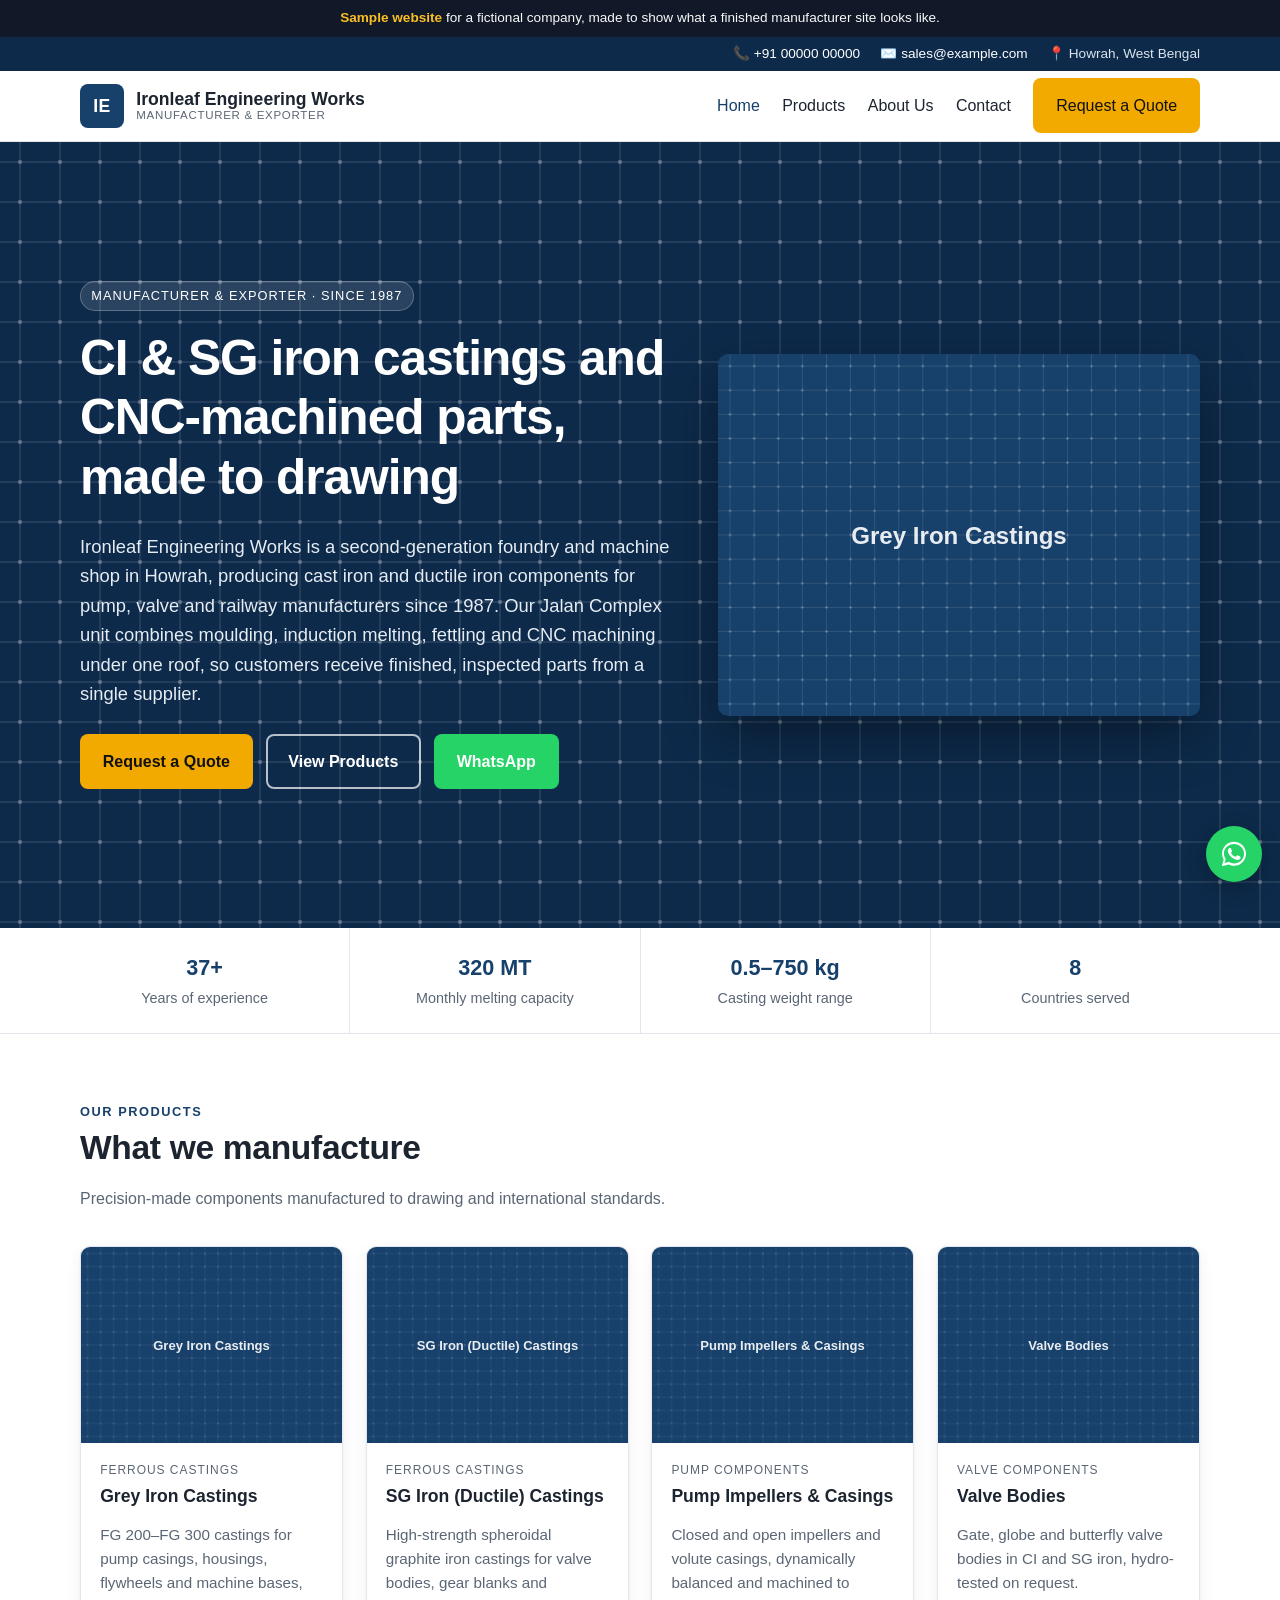
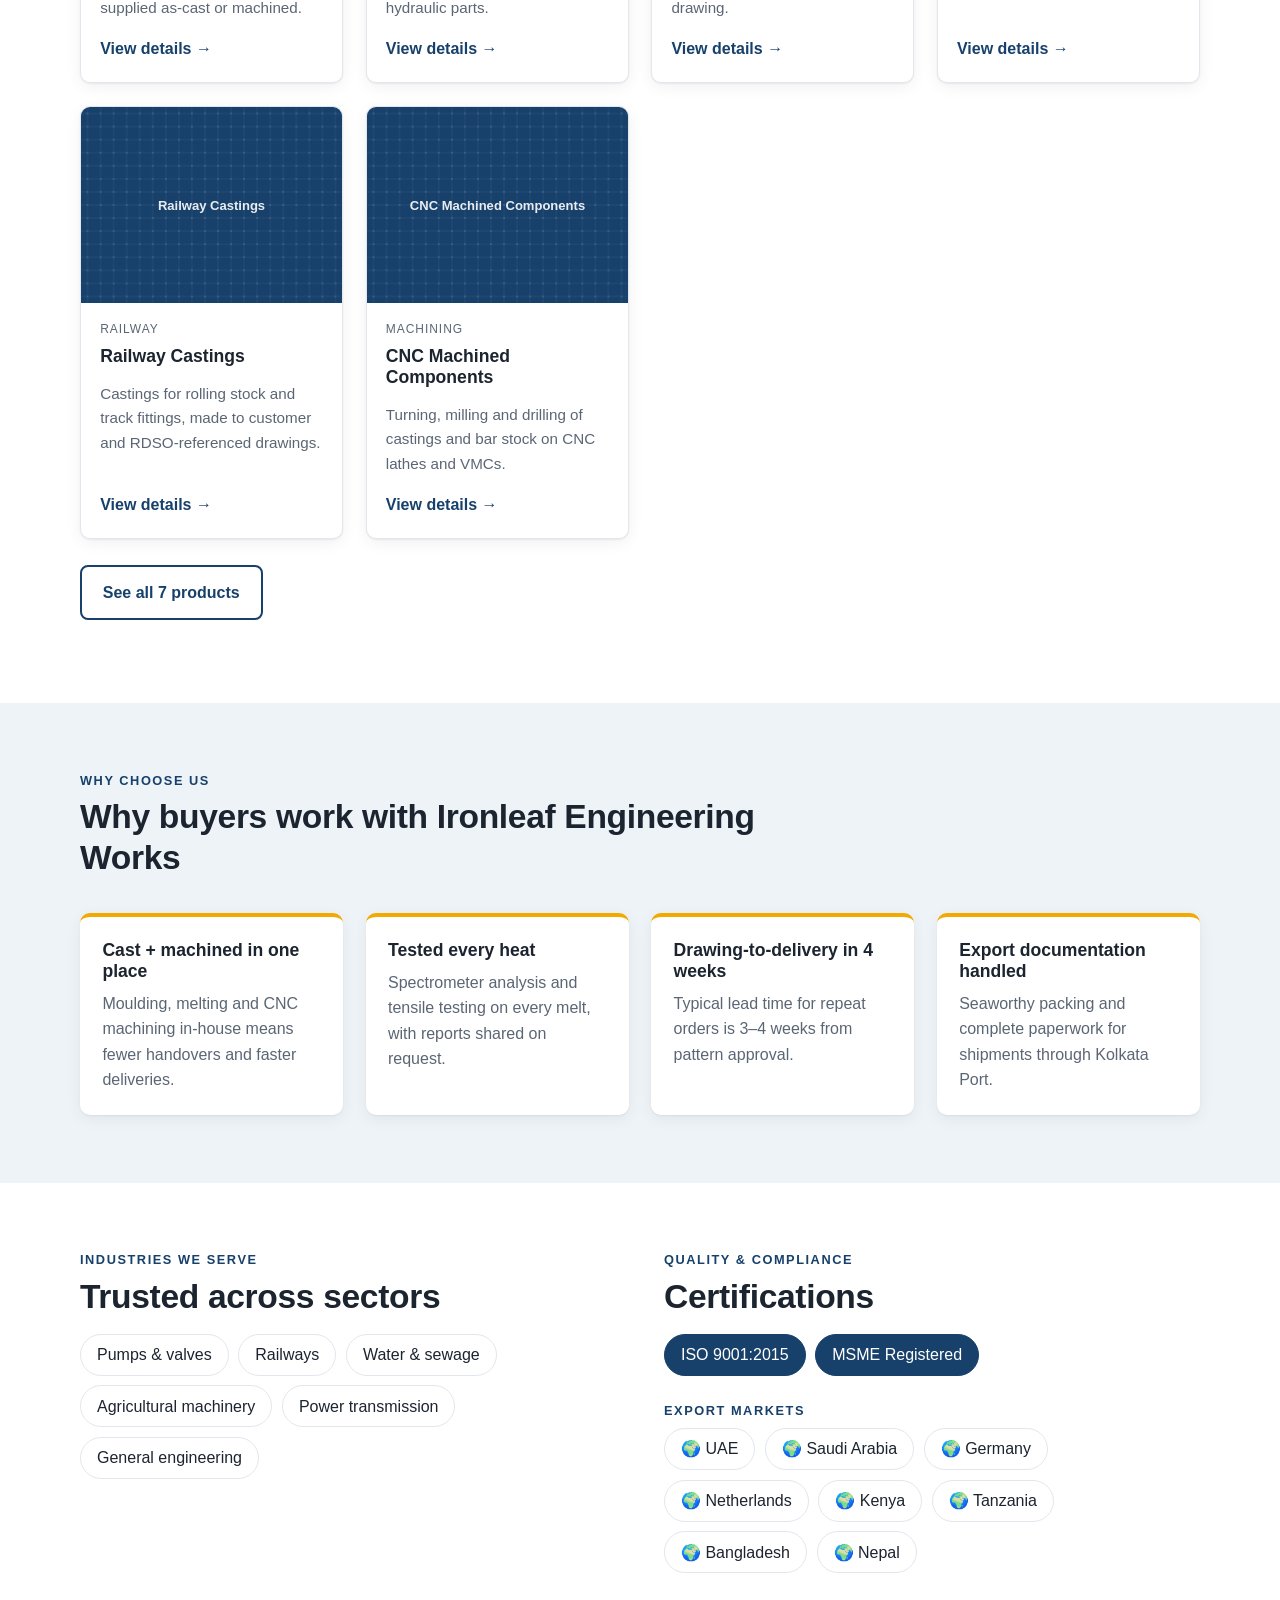
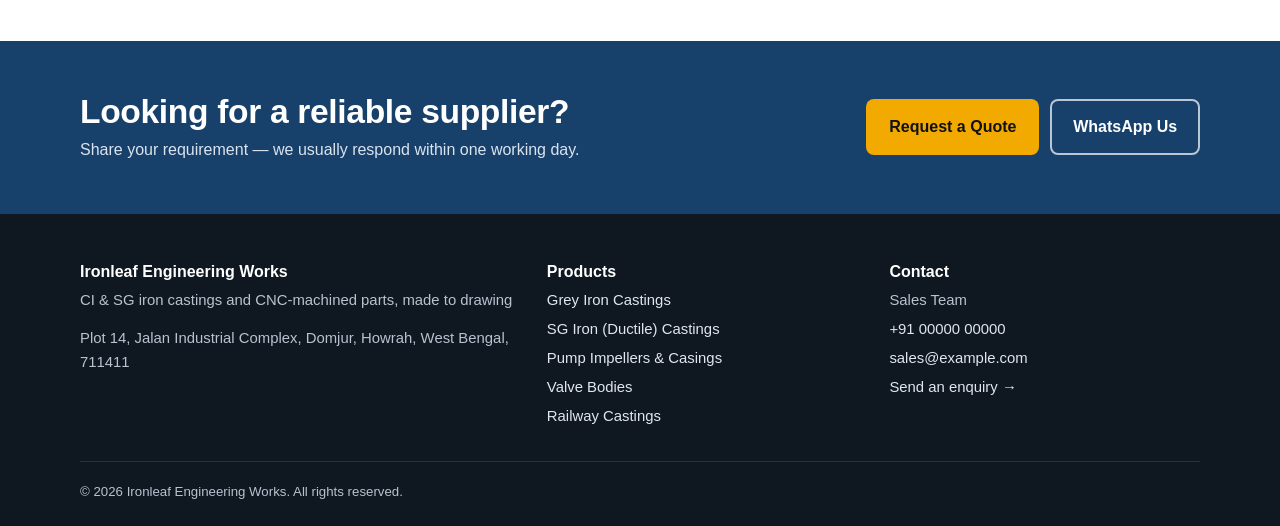
<file: index.html>
<!doctype html>
<html lang="en">
<head>
<meta charset="utf-8">
<meta name="viewport" content="width=device-width, initial-scale=1">
<title>Ironleaf Engineering Works — CI &amp; SG iron castings and CNC-machined parts, made to drawing</title>
<meta name="description" content="Ironleaf Engineering Works, Howrah, West Bengal — Manufacturer &amp; Exporter. Grey Iron Castings, SG Iron (Ductile) Castings, Pump Impellers &amp; Casings, Valve Bodies.">
<meta name="robots" content="noindex,nofollow">
<meta property="og:title" content="Ironleaf Engineering Works — CI &amp; SG iron castings and CNC-machined parts, made to drawing">
<meta property="og:description" content="Ironleaf Engineering Works, Howrah, West Bengal — Manufacturer &amp; Exporter. Grey Iron Castings, SG Iron (Ductile) Castings, Pump Impellers &amp; Casings, Valve Bodies.">


<link rel="stylesheet" href="site.css">

</head>
<body>

<div class="demo-banner"><b>Sample website</b> for a fictional company, made to show what a finished manufacturer site looks like.</div>
<div class="topbar"><div class="wrap"><a href="tel:+910000000000">📞 +91 00000 00000</a><a href="mailto:sales@example.com">✉️ sales@example.com</a><span>📍 Howrah, West Bengal</span></div></div>
<header class="site"><div class="wrap">
  <a class="logo" href="index.html"><span class="mark">IE</span><span>Ironleaf Engineering Works<small>Manufacturer &amp; Exporter</small></span></a>
  <button class="menu-toggle" aria-label="Open menu" onclick="document.querySelector('nav.main').classList.toggle('open')">☰</button>
  <nav class="main"><a href="index.html" class="active" aria-current="page">Home</a><a href="products.html">Products</a><a href="about.html">About Us</a><a href="contact.html">Contact</a><a class="btn btn-primary" href="contact.html">Request a Quote</a></nav>
</div></header>
<main>

<section class="hero"><div class="wrap">
  <div>
    <span class="kicker">Manufacturer &amp; Exporter · Since 1987</span>
    <h1>CI &amp; SG iron castings and CNC-machined parts, made to drawing</h1>
    <p class="lead">Ironleaf Engineering Works is a second-generation foundry and machine shop in Howrah, producing cast iron and ductile iron components for pump, valve and railway manufacturers since 1987. Our Jalan Complex unit combines moulding, induction melting, fettling and CNC machining under one roof, so customers receive finished, inspected parts from a single supplier.</p>
    <div class="actions">
      <a class="btn btn-primary" href="contact.html">Request a Quote</a>
      <a class="btn btn-ghost" href="products.html">View Products</a>
      <a class="btn btn-wa" href="https://wa.me/910000000000" target="_blank" rel="noopener">WhatsApp</a>
    </div>
  </div>
  <div class="visual"><img src="data:image/svg+xml;charset=utf-8,%3Csvg%20xmlns%3D%22http%3A%2F%2Fwww.w3.org%2F2000%2Fsvg%22%20viewBox%3D%220%200%20800%20600%22%3E%3Cdefs%3E%3Cpattern%20id%3D%22p%22%20width%3D%2240%22%20height%3D%2240%22%20patternUnits%3D%22userSpaceOnUse%22%3E%3Crect%20width%3D%2240%22%20height%3D%2240%22%20fill%3D%22%2317406b%22%2F%3E%3Cpath%20d%3D%22M0%2020h40M20%200v40%22%20stroke%3D%22%23ffffff%22%20stroke-opacity%3D%22.18%22%20stroke-width%3D%221%22%2F%3E%3Ccircle%20cx%3D%2220%22%20cy%3D%2220%22%20r%3D%222.2%22%20fill%3D%22%23ffffff%22%20fill-opacity%3D%22.25%22%2F%3E%3C%2Fpattern%3E%3C%2Fdefs%3E%3Crect%20width%3D%22800%22%20height%3D%22600%22%20fill%3D%22url(%23p)%22%2F%3E%3Ctext%20x%3D%22400%22%20y%3D%22315%22%20text-anchor%3D%22middle%22%20font-family%3D%22Helvetica%2C%20Arial%2C%20sans-serif%22%20font-size%3D%2240%22%20font-weight%3D%22700%22%20fill%3D%22%23ffffff%22%20fill-opacity%3D%22.9%22%3EGrey%20Iron%20Castings%3C%2Ftext%3E%3C%2Fsvg%3E" alt="Ironleaf Engineering Works"></div>
</div></section>
<div class="facts"><div class="wrap"><div class="fact"><b>37+</b><span>Years of experience</span></div><div class="fact"><b>320 MT</b><span>Monthly melting capacity</span></div><div class="fact"><b>0.5–750 kg</b><span>Casting weight range</span></div><div class="fact"><b>8</b><span>Countries served</span></div></div></div>

<section><div class="wrap">
  <div class="section-head"><div class="eyebrow">Our Products</div><h2>What we manufacture</h2><p>Precision-made components manufactured to drawing and international standards.</p></div>
  <div class="grid products">
<article class="card">
  <img src="data:image/svg+xml;charset=utf-8,%3Csvg%20xmlns%3D%22http%3A%2F%2Fwww.w3.org%2F2000%2Fsvg%22%20viewBox%3D%220%200%20800%20600%22%3E%3Cdefs%3E%3Cpattern%20id%3D%22p%22%20width%3D%2240%22%20height%3D%2240%22%20patternUnits%3D%22userSpaceOnUse%22%3E%3Crect%20width%3D%2240%22%20height%3D%2240%22%20fill%3D%22%2317406b%22%2F%3E%3Cpath%20d%3D%22M0%2020h40M20%200v40%22%20stroke%3D%22%23ffffff%22%20stroke-opacity%3D%22.18%22%20stroke-width%3D%221%22%2F%3E%3Ccircle%20cx%3D%2220%22%20cy%3D%2220%22%20r%3D%222.2%22%20fill%3D%22%23ffffff%22%20fill-opacity%3D%22.25%22%2F%3E%3C%2Fpattern%3E%3C%2Fdefs%3E%3Crect%20width%3D%22800%22%20height%3D%22600%22%20fill%3D%22url(%23p)%22%2F%3E%3Ctext%20x%3D%22400%22%20y%3D%22315%22%20text-anchor%3D%22middle%22%20font-family%3D%22Helvetica%2C%20Arial%2C%20sans-serif%22%20font-size%3D%2240%22%20font-weight%3D%22700%22%20fill%3D%22%23ffffff%22%20fill-opacity%3D%22.9%22%3EGrey%20Iron%20Castings%3C%2Ftext%3E%3C%2Fsvg%3E" alt="Grey Iron Castings" loading="lazy">
  <div class="body">
    <span class="cat">Ferrous castings</span>
    <h3>Grey Iron Castings</h3>
    <p>FG 200–FG 300 castings for pump casings, housings, flywheels and machine bases, supplied as-cast or machined.</p>
    <a class="more" href="products.html#p1">View details →</a>
  </div>
</article>
<article class="card">
  <img src="data:image/svg+xml;charset=utf-8,%3Csvg%20xmlns%3D%22http%3A%2F%2Fwww.w3.org%2F2000%2Fsvg%22%20viewBox%3D%220%200%20800%20600%22%3E%3Cdefs%3E%3Cpattern%20id%3D%22p%22%20width%3D%2240%22%20height%3D%2240%22%20patternUnits%3D%22userSpaceOnUse%22%3E%3Crect%20width%3D%2240%22%20height%3D%2240%22%20fill%3D%22%2317406b%22%2F%3E%3Cpath%20d%3D%22M0%2020h40M20%200v40%22%20stroke%3D%22%23ffffff%22%20stroke-opacity%3D%22.18%22%20stroke-width%3D%221%22%2F%3E%3Ccircle%20cx%3D%2220%22%20cy%3D%2220%22%20r%3D%222.2%22%20fill%3D%22%23ffffff%22%20fill-opacity%3D%22.25%22%2F%3E%3C%2Fpattern%3E%3C%2Fdefs%3E%3Crect%20width%3D%22800%22%20height%3D%22600%22%20fill%3D%22url(%23p)%22%2F%3E%3Ctext%20x%3D%22400%22%20y%3D%22315%22%20text-anchor%3D%22middle%22%20font-family%3D%22Helvetica%2C%20Arial%2C%20sans-serif%22%20font-size%3D%2240%22%20font-weight%3D%22700%22%20fill%3D%22%23ffffff%22%20fill-opacity%3D%22.9%22%3ESG%20Iron%20(Ductile)%20Castings%3C%2Ftext%3E%3C%2Fsvg%3E" alt="SG Iron (Ductile) Castings" loading="lazy">
  <div class="body">
    <span class="cat">Ferrous castings</span>
    <h3>SG Iron (Ductile) Castings</h3>
    <p>High-strength spheroidal graphite iron castings for valve bodies, gear blanks and hydraulic parts.</p>
    <a class="more" href="products.html#p2">View details →</a>
  </div>
</article>
<article class="card">
  <img src="data:image/svg+xml;charset=utf-8,%3Csvg%20xmlns%3D%22http%3A%2F%2Fwww.w3.org%2F2000%2Fsvg%22%20viewBox%3D%220%200%20800%20600%22%3E%3Cdefs%3E%3Cpattern%20id%3D%22p%22%20width%3D%2240%22%20height%3D%2240%22%20patternUnits%3D%22userSpaceOnUse%22%3E%3Crect%20width%3D%2240%22%20height%3D%2240%22%20fill%3D%22%2317406b%22%2F%3E%3Cpath%20d%3D%22M0%2020h40M20%200v40%22%20stroke%3D%22%23ffffff%22%20stroke-opacity%3D%22.18%22%20stroke-width%3D%221%22%2F%3E%3Ccircle%20cx%3D%2220%22%20cy%3D%2220%22%20r%3D%222.2%22%20fill%3D%22%23ffffff%22%20fill-opacity%3D%22.25%22%2F%3E%3C%2Fpattern%3E%3C%2Fdefs%3E%3Crect%20width%3D%22800%22%20height%3D%22600%22%20fill%3D%22url(%23p)%22%2F%3E%3Ctext%20x%3D%22400%22%20y%3D%22315%22%20text-anchor%3D%22middle%22%20font-family%3D%22Helvetica%2C%20Arial%2C%20sans-serif%22%20font-size%3D%2240%22%20font-weight%3D%22700%22%20fill%3D%22%23ffffff%22%20fill-opacity%3D%22.9%22%3EPump%20Impellers%20%26amp%3B%20Casings%3C%2Ftext%3E%3C%2Fsvg%3E" alt="Pump Impellers &amp; Casings" loading="lazy">
  <div class="body">
    <span class="cat">Pump components</span>
    <h3>Pump Impellers &amp; Casings</h3>
    <p>Closed and open impellers and volute casings, dynamically balanced and machined to drawing.</p>
    <a class="more" href="products.html#p3">View details →</a>
  </div>
</article>
<article class="card">
  <img src="data:image/svg+xml;charset=utf-8,%3Csvg%20xmlns%3D%22http%3A%2F%2Fwww.w3.org%2F2000%2Fsvg%22%20viewBox%3D%220%200%20800%20600%22%3E%3Cdefs%3E%3Cpattern%20id%3D%22p%22%20width%3D%2240%22%20height%3D%2240%22%20patternUnits%3D%22userSpaceOnUse%22%3E%3Crect%20width%3D%2240%22%20height%3D%2240%22%20fill%3D%22%2317406b%22%2F%3E%3Cpath%20d%3D%22M0%2020h40M20%200v40%22%20stroke%3D%22%23ffffff%22%20stroke-opacity%3D%22.18%22%20stroke-width%3D%221%22%2F%3E%3Ccircle%20cx%3D%2220%22%20cy%3D%2220%22%20r%3D%222.2%22%20fill%3D%22%23ffffff%22%20fill-opacity%3D%22.25%22%2F%3E%3C%2Fpattern%3E%3C%2Fdefs%3E%3Crect%20width%3D%22800%22%20height%3D%22600%22%20fill%3D%22url(%23p)%22%2F%3E%3Ctext%20x%3D%22400%22%20y%3D%22315%22%20text-anchor%3D%22middle%22%20font-family%3D%22Helvetica%2C%20Arial%2C%20sans-serif%22%20font-size%3D%2240%22%20font-weight%3D%22700%22%20fill%3D%22%23ffffff%22%20fill-opacity%3D%22.9%22%3EValve%20Bodies%3C%2Ftext%3E%3C%2Fsvg%3E" alt="Valve Bodies" loading="lazy">
  <div class="body">
    <span class="cat">Valve components</span>
    <h3>Valve Bodies</h3>
    <p>Gate, globe and butterfly valve bodies in CI and SG iron, hydro-tested on request.</p>
    <a class="more" href="products.html#p4">View details →</a>
  </div>
</article>
<article class="card">
  <img src="data:image/svg+xml;charset=utf-8,%3Csvg%20xmlns%3D%22http%3A%2F%2Fwww.w3.org%2F2000%2Fsvg%22%20viewBox%3D%220%200%20800%20600%22%3E%3Cdefs%3E%3Cpattern%20id%3D%22p%22%20width%3D%2240%22%20height%3D%2240%22%20patternUnits%3D%22userSpaceOnUse%22%3E%3Crect%20width%3D%2240%22%20height%3D%2240%22%20fill%3D%22%2317406b%22%2F%3E%3Cpath%20d%3D%22M0%2020h40M20%200v40%22%20stroke%3D%22%23ffffff%22%20stroke-opacity%3D%22.18%22%20stroke-width%3D%221%22%2F%3E%3Ccircle%20cx%3D%2220%22%20cy%3D%2220%22%20r%3D%222.2%22%20fill%3D%22%23ffffff%22%20fill-opacity%3D%22.25%22%2F%3E%3C%2Fpattern%3E%3C%2Fdefs%3E%3Crect%20width%3D%22800%22%20height%3D%22600%22%20fill%3D%22url(%23p)%22%2F%3E%3Ctext%20x%3D%22400%22%20y%3D%22315%22%20text-anchor%3D%22middle%22%20font-family%3D%22Helvetica%2C%20Arial%2C%20sans-serif%22%20font-size%3D%2240%22%20font-weight%3D%22700%22%20fill%3D%22%23ffffff%22%20fill-opacity%3D%22.9%22%3ERailway%20Castings%3C%2Ftext%3E%3C%2Fsvg%3E" alt="Railway Castings" loading="lazy">
  <div class="body">
    <span class="cat">Railway</span>
    <h3>Railway Castings</h3>
    <p>Castings for rolling stock and track fittings, made to customer and RDSO-referenced drawings.</p>
    <a class="more" href="products.html#p5">View details →</a>
  </div>
</article>
<article class="card">
  <img src="data:image/svg+xml;charset=utf-8,%3Csvg%20xmlns%3D%22http%3A%2F%2Fwww.w3.org%2F2000%2Fsvg%22%20viewBox%3D%220%200%20800%20600%22%3E%3Cdefs%3E%3Cpattern%20id%3D%22p%22%20width%3D%2240%22%20height%3D%2240%22%20patternUnits%3D%22userSpaceOnUse%22%3E%3Crect%20width%3D%2240%22%20height%3D%2240%22%20fill%3D%22%2317406b%22%2F%3E%3Cpath%20d%3D%22M0%2020h40M20%200v40%22%20stroke%3D%22%23ffffff%22%20stroke-opacity%3D%22.18%22%20stroke-width%3D%221%22%2F%3E%3Ccircle%20cx%3D%2220%22%20cy%3D%2220%22%20r%3D%222.2%22%20fill%3D%22%23ffffff%22%20fill-opacity%3D%22.25%22%2F%3E%3C%2Fpattern%3E%3C%2Fdefs%3E%3Crect%20width%3D%22800%22%20height%3D%22600%22%20fill%3D%22url(%23p)%22%2F%3E%3Ctext%20x%3D%22400%22%20y%3D%22315%22%20text-anchor%3D%22middle%22%20font-family%3D%22Helvetica%2C%20Arial%2C%20sans-serif%22%20font-size%3D%2240%22%20font-weight%3D%22700%22%20fill%3D%22%23ffffff%22%20fill-opacity%3D%22.9%22%3ECNC%20Machined%20Components%3C%2Ftext%3E%3C%2Fsvg%3E" alt="CNC Machined Components" loading="lazy">
  <div class="body">
    <span class="cat">Machining</span>
    <h3>CNC Machined Components</h3>
    <p>Turning, milling and drilling of castings and bar stock on CNC lathes and VMCs.</p>
    <a class="more" href="products.html#p6">View details →</a>
  </div>
</article></div>
  <p style="margin-top:1.6rem"><a class="btn btn-outline" href="products.html">See all 7 products</a></p>
</div></section>

<section class="alt"><div class="wrap">
  <div class="section-head"><div class="eyebrow">Why choose us</div><h2>Why buyers work with Ironleaf Engineering Works</h2></div>
  <div class="grid why"><div class="item"><h3>Cast + machined in one place</h3><p>Moulding, melting and CNC machining in-house means fewer handovers and faster deliveries.</p></div><div class="item"><h3>Tested every heat</h3><p>Spectrometer analysis and tensile testing on every melt, with reports shared on request.</p></div><div class="item"><h3>Drawing-to-delivery in 4 weeks</h3><p>Typical lead time for repeat orders is 3–4 weeks from pattern approval.</p></div><div class="item"><h3>Export documentation handled</h3><p>Seaworthy packing and complete paperwork for shipments through Kolkata Port.</p></div></div>
</div></section>

<section><div class="wrap two-col">
  <div><div class="eyebrow">Industries We Serve</div><h2>Trusted across sectors</h2><div class="chips"><span class="chip">Pumps &amp; valves</span><span class="chip">Railways</span><span class="chip">Water &amp; sewage</span><span class="chip">Agricultural machinery</span><span class="chip">Power transmission</span><span class="chip">General engineering</span></div></div>
  <div><div class="eyebrow">Quality & compliance</div><h2>Certifications</h2><div class="chips" style="margin-bottom:1.6rem"><span class="chip dark">ISO 9001:2015</span><span class="chip dark">MSME Registered</span></div>
         <div class="eyebrow">Export markets</div><div class="chips"><span class="chip">🌍 UAE</span><span class="chip">🌍 Saudi Arabia</span><span class="chip">🌍 Germany</span><span class="chip">🌍 Netherlands</span><span class="chip">🌍 Kenya</span><span class="chip">🌍 Tanzania</span><span class="chip">🌍 Bangladesh</span><span class="chip">🌍 Nepal</span></div></div>
</div></section>

<div class="cta-band"><div class="wrap">
  <div><h2>Looking for a reliable supplier?</h2><p>Share your requirement — we usually respond within one working day.</p></div>
  <div style="display:flex;gap:.7rem;flex-wrap:wrap">
    <a class="btn btn-primary" href="contact.html">Request a Quote</a>
    <a class="btn btn-ghost" href="https://wa.me/910000000000" target="_blank" rel="noopener">WhatsApp Us</a>
  </div>
</div></div>
</main>

<footer class="site"><div class="wrap">
  <div class="cols">
    <div>
      <h3>Ironleaf Engineering Works</h3>
      <p>CI &amp; SG iron castings and CNC-machined parts, made to drawing</p>
      <p>Plot 14, Jalan Industrial Complex, Domjur, Howrah, West Bengal, 711411</p>
    </div>
    <div><h3>Products</h3><ul><li><a href="products.html#p1">Grey Iron Castings</a></li><li><a href="products.html#p2">SG Iron (Ductile) Castings</a></li><li><a href="products.html#p3">Pump Impellers &amp; Casings</a></li><li><a href="products.html#p4">Valve Bodies</a></li><li><a href="products.html#p5">Railway Castings</a></li></ul></div>
    <div><h3>Contact</h3><ul>
      <li>Sales Team</li>
      <li><a href="tel:+910000000000">+91 00000 00000</a></li>
      <li><a href="mailto:sales@example.com">sales@example.com</a></li>
      <li><a href="contact.html">Send an enquiry →</a></li>
    </ul></div>
  </div>
  <div class="legal"><span>© 2026 Ironleaf Engineering Works. All rights reserved.</span><span></span></div>
</div></footer>
<a class="wa-float" href="https://wa.me/910000000000?text=Hello%20Ironleaf%20Engineering%20Works%2C%20I%20have%20an%20enquiry." target="_blank" rel="noopener" aria-label="Chat on WhatsApp"><svg viewBox="0 0 32 32" aria-hidden="true"><path d="M16 3C9 3 3.3 8.6 3.3 15.6c0 2.2.6 4.4 1.7 6.3L3 29l7.3-1.9c1.8 1 3.8 1.5 5.8 1.5 7 0 12.7-5.7 12.7-12.6C28.8 8.6 23 3 16 3zm0 23.1c-1.9 0-3.7-.5-5.3-1.5l-.4-.2-4.3 1.1 1.2-4.2-.3-.4c-1.1-1.7-1.6-3.6-1.6-5.6C5.3 9.9 10.1 5.2 16 5.2s10.7 4.7 10.7 10.5S21.9 26.1 16 26.1zm5.9-7.8c-.3-.2-1.9-.9-2.2-1s-.5-.2-.7.2-.8 1-1 1.2-.4.2-.7.1c-.3-.2-1.4-.5-2.6-1.6-1-.9-1.6-1.9-1.8-2.2s0-.5.1-.6l.5-.6c.2-.2.2-.4.3-.6.1-.2 0-.4 0-.6l-1-2.4c-.3-.6-.5-.5-.7-.5h-.6c-.2 0-.6.1-.9.4-.3.3-1.2 1.1-1.2 2.8s1.2 3.2 1.4 3.5c.2.2 2.4 3.6 5.8 5 .8.4 1.4.6 1.9.7.8.3 1.5.2 2.1.1.6-.1 1.9-.8 2.2-1.5.3-.7.3-1.4.2-1.5-.1-.2-.3-.3-.6-.4z"/></svg></a>
</body>
</html>
</file>
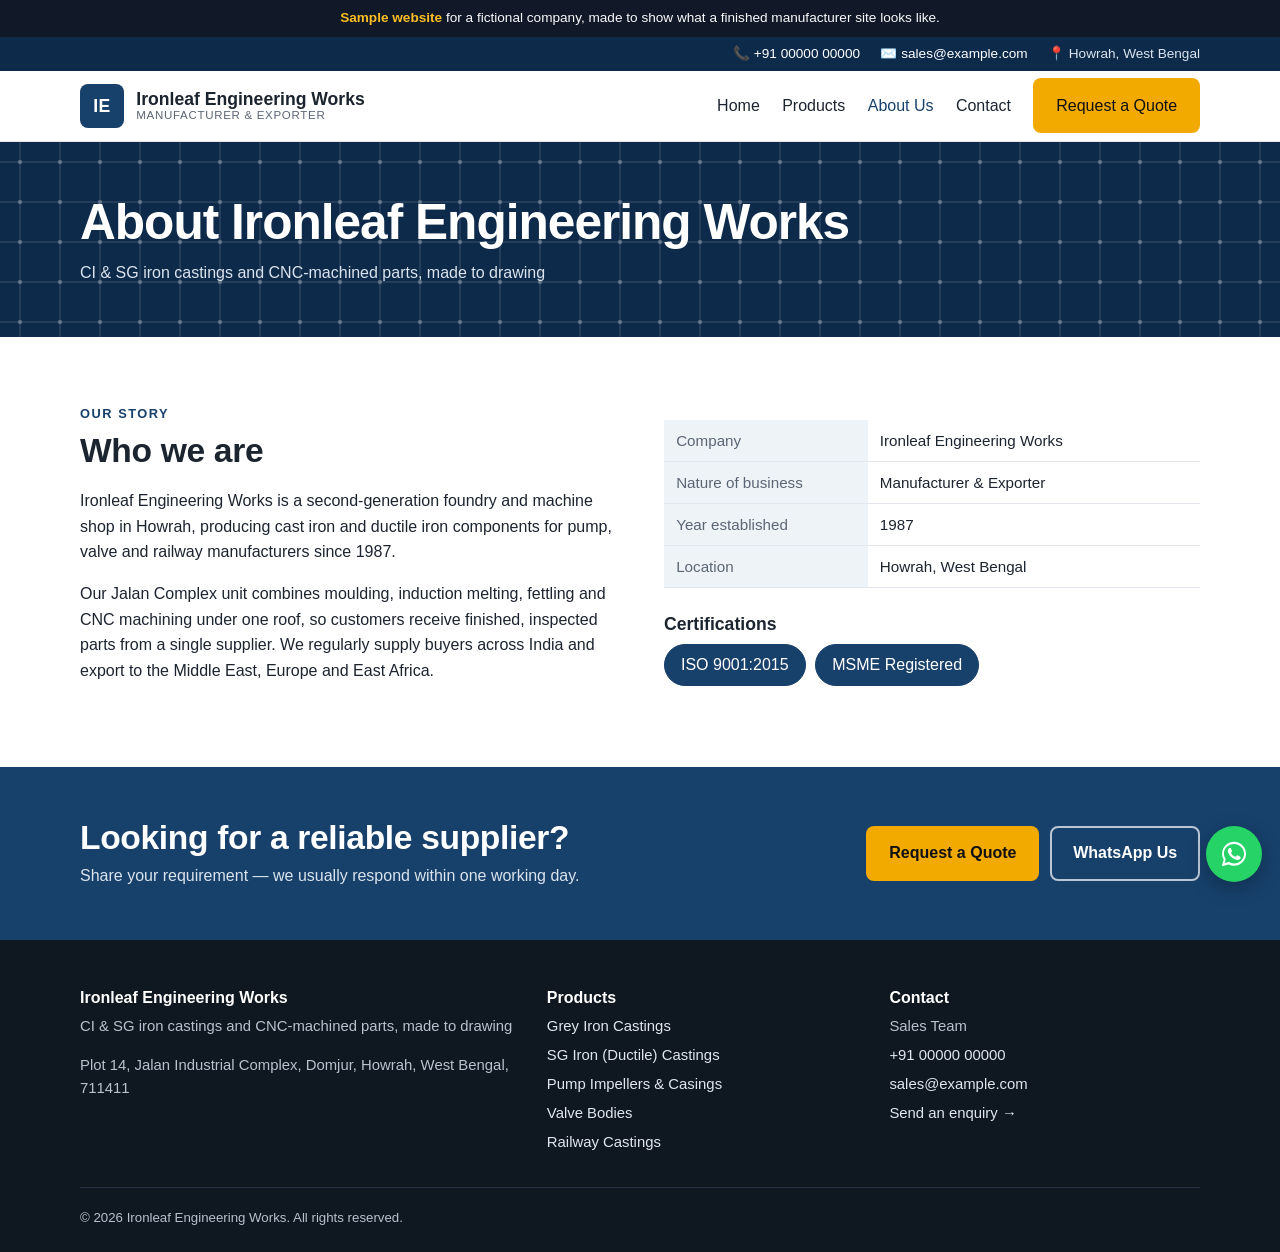
<file: about.html>
<!doctype html>
<html lang="en">
<head>
<meta charset="utf-8">
<meta name="viewport" content="width=device-width, initial-scale=1">
<title>About Us | Ironleaf Engineering Works</title>
<meta name="description" content="Ironleaf Engineering Works, Howrah, West Bengal — Manufacturer &amp; Exporter. Grey Iron Castings, SG Iron (Ductile) Castings, Pump Impellers &amp; Casings, Valve Bodies.">
<meta name="robots" content="noindex,nofollow">
<meta property="og:title" content="About Us | Ironleaf Engineering Works">
<meta property="og:description" content="Ironleaf Engineering Works, Howrah, West Bengal — Manufacturer &amp; Exporter. Grey Iron Castings, SG Iron (Ductile) Castings, Pump Impellers &amp; Casings, Valve Bodies.">


<link rel="stylesheet" href="site.css">

</head>
<body>

<div class="demo-banner"><b>Sample website</b> for a fictional company, made to show what a finished manufacturer site looks like.</div>
<div class="topbar"><div class="wrap"><a href="tel:+910000000000">📞 +91 00000 00000</a><a href="mailto:sales@example.com">✉️ sales@example.com</a><span>📍 Howrah, West Bengal</span></div></div>
<header class="site"><div class="wrap">
  <a class="logo" href="index.html"><span class="mark">IE</span><span>Ironleaf Engineering Works<small>Manufacturer &amp; Exporter</small></span></a>
  <button class="menu-toggle" aria-label="Open menu" onclick="document.querySelector('nav.main').classList.toggle('open')">☰</button>
  <nav class="main"><a href="index.html">Home</a><a href="products.html">Products</a><a href="about.html" class="active" aria-current="page">About Us</a><a href="contact.html">Contact</a><a class="btn btn-primary" href="contact.html">Request a Quote</a></nav>
</div></header>
<main>

<div class="page-head"><div class="wrap"><h1>About Ironleaf Engineering Works</h1><p>CI &amp; SG iron castings and CNC-machined parts, made to drawing</p></div></div>
<section><div class="wrap two-col">
  <div><div class="eyebrow">Our story</div><h2>Who we are</h2><p>Ironleaf Engineering Works is a second-generation foundry and machine shop in Howrah, producing cast iron and ductile iron components for pump, valve and railway manufacturers since 1987.</p><p>Our Jalan Complex unit combines moulding, induction melting, fettling and CNC machining under one roof, so customers receive finished, inspected parts from a single supplier. We regularly supply buyers across India and export to the Middle East, Europe and East Africa.</p></div>
  <div><table class="specs"><tbody><tr><th>Company</th><td>Ironleaf Engineering Works</td></tr><tr><th>Nature of business</th><td>Manufacturer &amp; Exporter</td></tr><tr><th>Year established</th><td>1987</td></tr><tr><th>Location</th><td>Howrah, West Bengal</td></tr></tbody></table>
  <h3 style="margin-top:1.6rem">Certifications</h3><div class="chips"><span class="chip dark">ISO 9001:2015</span><span class="chip dark">MSME Registered</span></div></div>
</div></section>


<div class="cta-band"><div class="wrap">
  <div><h2>Looking for a reliable supplier?</h2><p>Share your requirement — we usually respond within one working day.</p></div>
  <div style="display:flex;gap:.7rem;flex-wrap:wrap">
    <a class="btn btn-primary" href="contact.html">Request a Quote</a>
    <a class="btn btn-ghost" href="https://wa.me/910000000000" target="_blank" rel="noopener">WhatsApp Us</a>
  </div>
</div></div>
</main>

<footer class="site"><div class="wrap">
  <div class="cols">
    <div>
      <h3>Ironleaf Engineering Works</h3>
      <p>CI &amp; SG iron castings and CNC-machined parts, made to drawing</p>
      <p>Plot 14, Jalan Industrial Complex, Domjur, Howrah, West Bengal, 711411</p>
    </div>
    <div><h3>Products</h3><ul><li><a href="products.html#p1">Grey Iron Castings</a></li><li><a href="products.html#p2">SG Iron (Ductile) Castings</a></li><li><a href="products.html#p3">Pump Impellers &amp; Casings</a></li><li><a href="products.html#p4">Valve Bodies</a></li><li><a href="products.html#p5">Railway Castings</a></li></ul></div>
    <div><h3>Contact</h3><ul>
      <li>Sales Team</li>
      <li><a href="tel:+910000000000">+91 00000 00000</a></li>
      <li><a href="mailto:sales@example.com">sales@example.com</a></li>
      <li><a href="contact.html">Send an enquiry →</a></li>
    </ul></div>
  </div>
  <div class="legal"><span>© 2026 Ironleaf Engineering Works. All rights reserved.</span><span></span></div>
</div></footer>
<a class="wa-float" href="https://wa.me/910000000000?text=Hello%20Ironleaf%20Engineering%20Works%2C%20I%20have%20an%20enquiry." target="_blank" rel="noopener" aria-label="Chat on WhatsApp"><svg viewBox="0 0 32 32" aria-hidden="true"><path d="M16 3C9 3 3.3 8.6 3.3 15.6c0 2.2.6 4.4 1.7 6.3L3 29l7.3-1.9c1.8 1 3.8 1.5 5.8 1.5 7 0 12.7-5.7 12.7-12.6C28.8 8.6 23 3 16 3zm0 23.1c-1.9 0-3.7-.5-5.3-1.5l-.4-.2-4.3 1.1 1.2-4.2-.3-.4c-1.1-1.7-1.6-3.6-1.6-5.6C5.3 9.9 10.1 5.2 16 5.2s10.7 4.7 10.7 10.5S21.9 26.1 16 26.1zm5.9-7.8c-.3-.2-1.9-.9-2.2-1s-.5-.2-.7.2-.8 1-1 1.2-.4.2-.7.1c-.3-.2-1.4-.5-2.6-1.6-1-.9-1.6-1.9-1.8-2.2s0-.5.1-.6l.5-.6c.2-.2.2-.4.3-.6.1-.2 0-.4 0-.6l-1-2.4c-.3-.6-.5-.5-.7-.5h-.6c-.2 0-.6.1-.9.4-.3.3-1.2 1.1-1.2 2.8s1.2 3.2 1.4 3.5c.2.2 2.4 3.6 5.8 5 .8.4 1.4.6 1.9.7.8.3 1.5.2 2.1.1.6-.1 1.9-.8 2.2-1.5.3-.7.3-1.4.2-1.5-.1-.2-.3-.3-.6-.4z"/></svg></a>
</body>
</html>
</file>
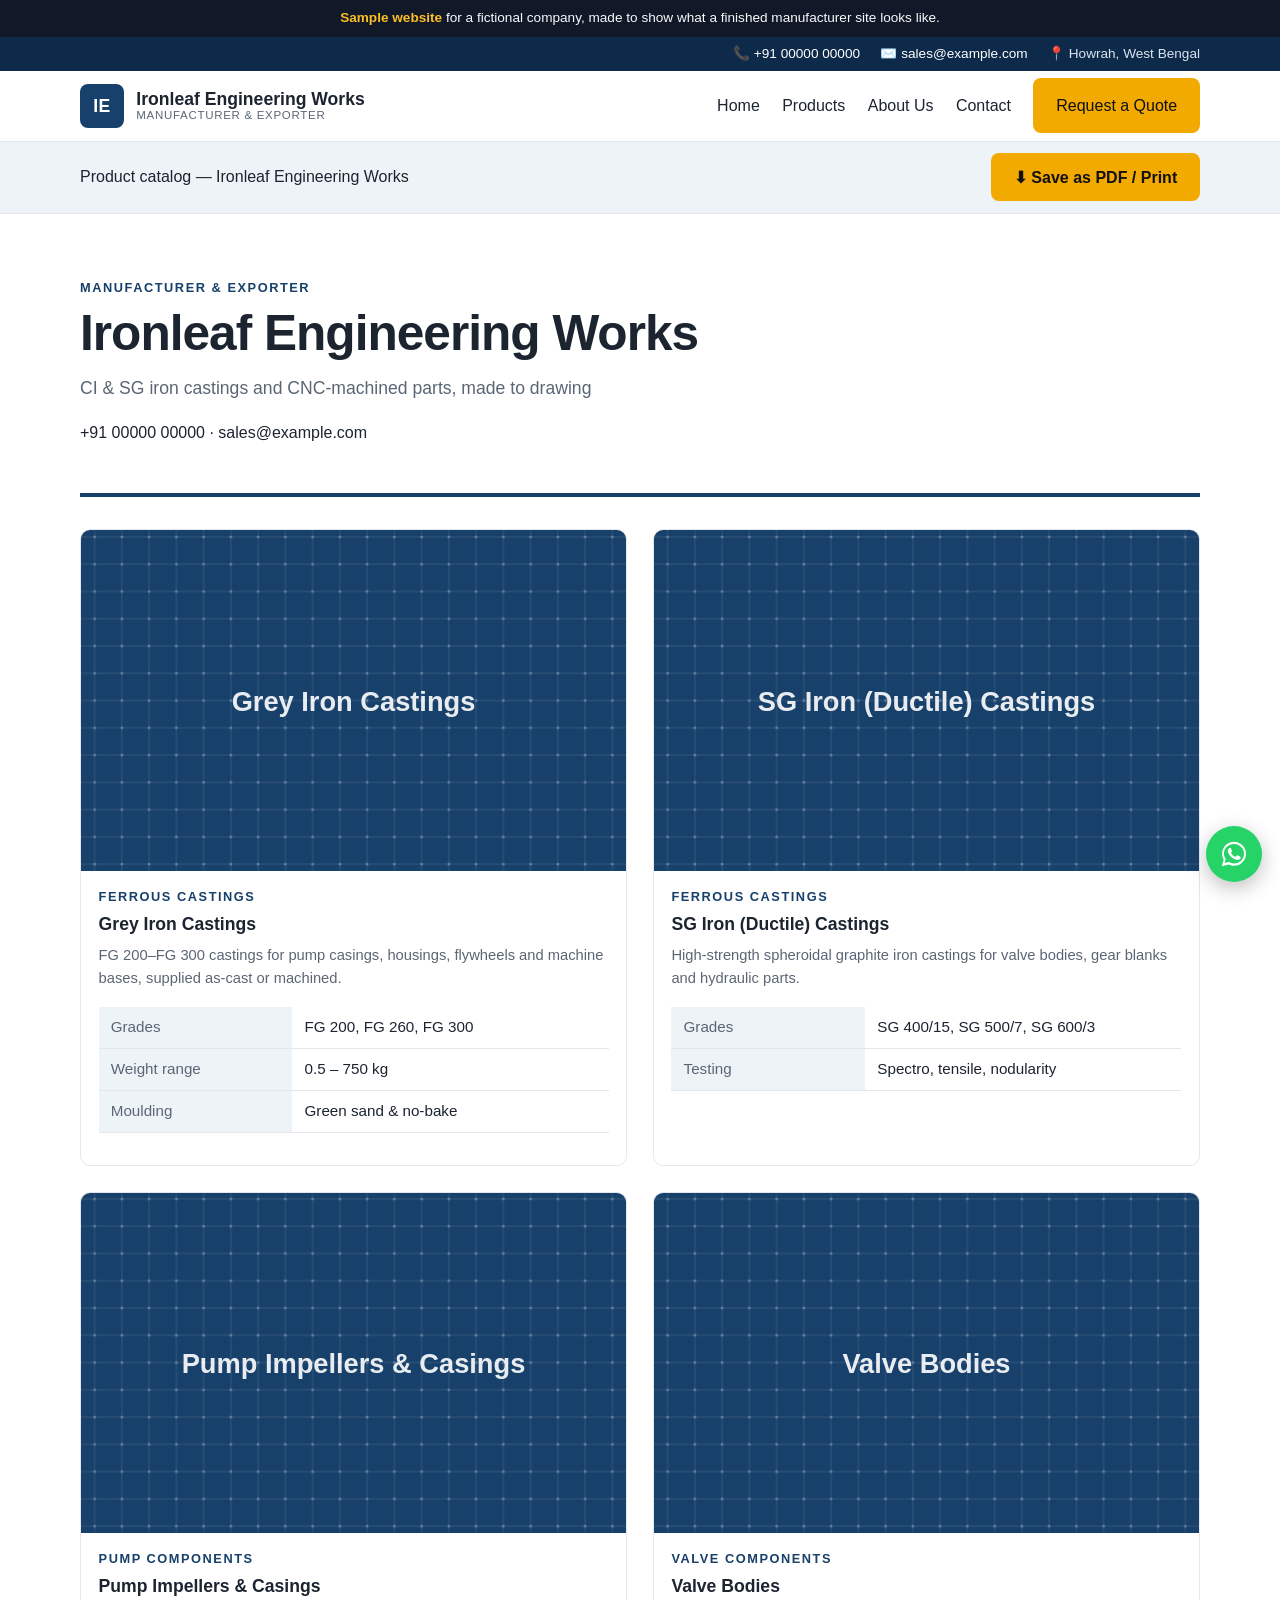
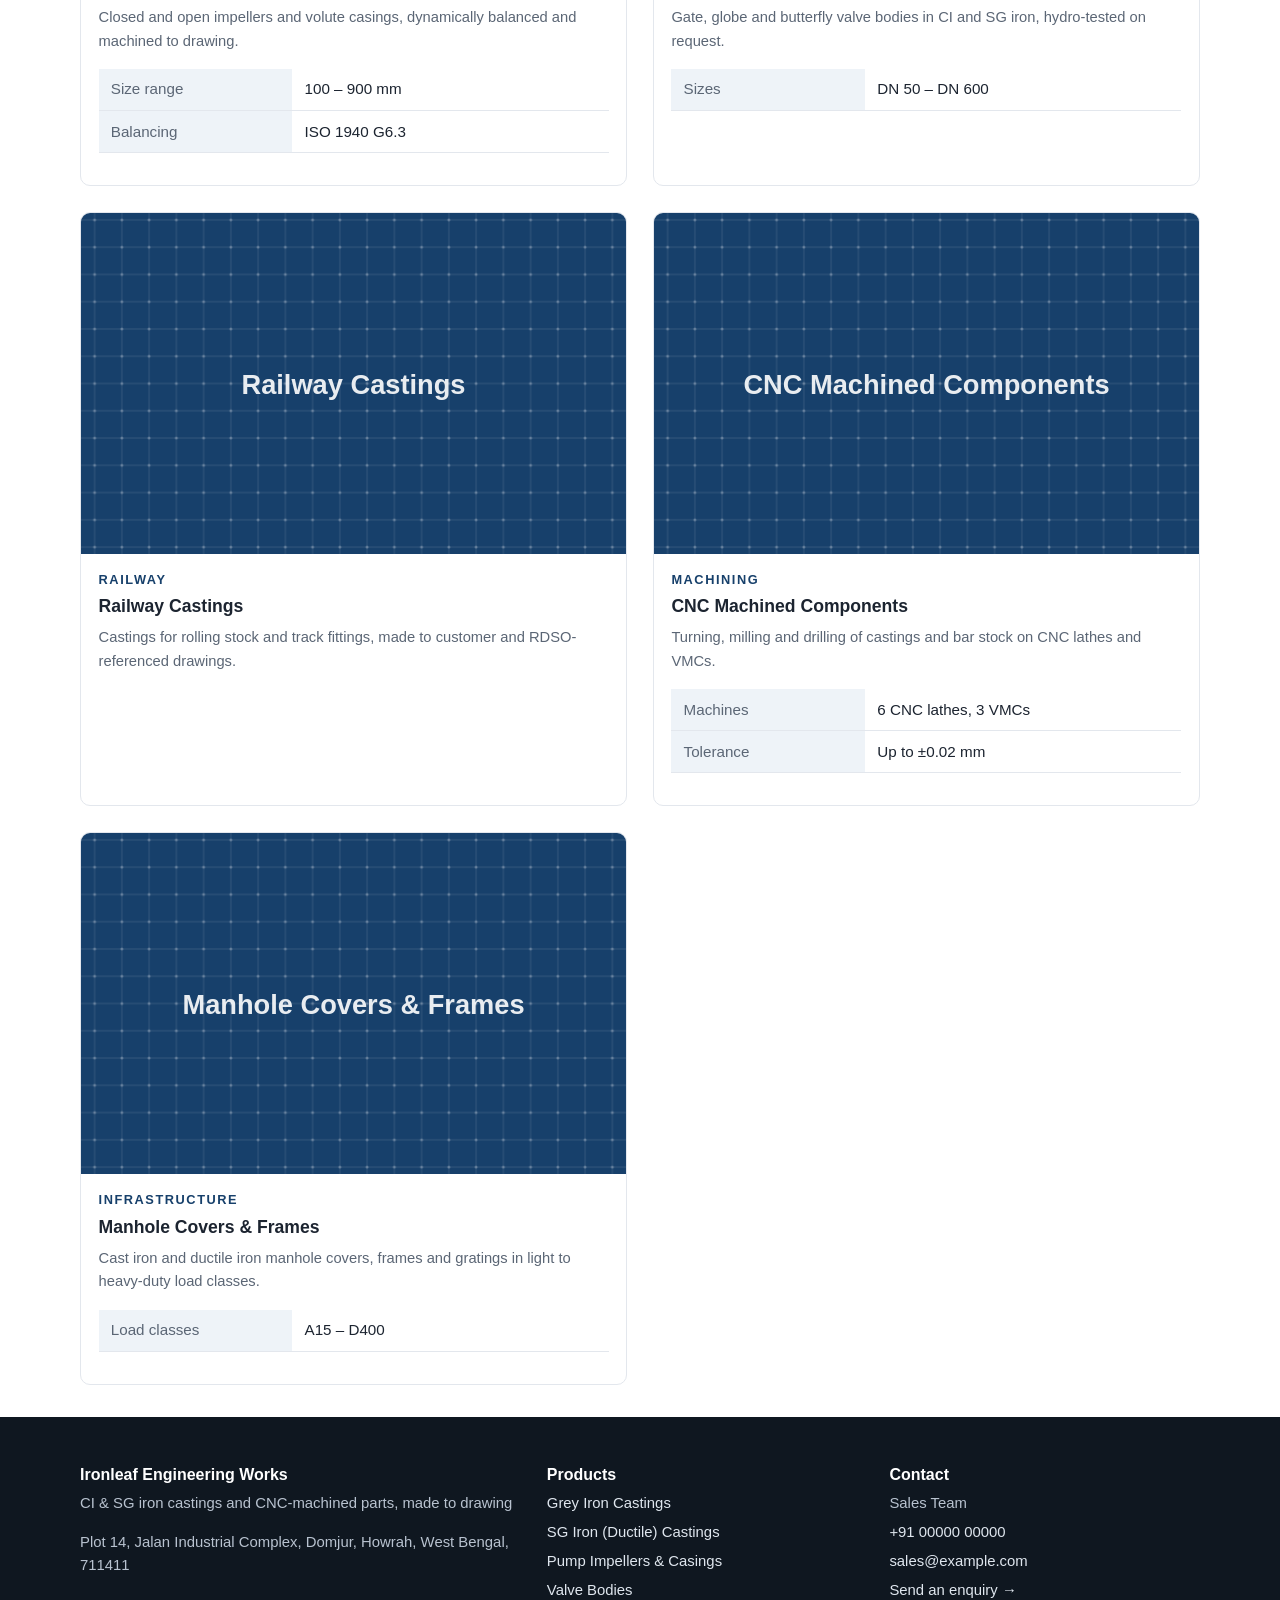
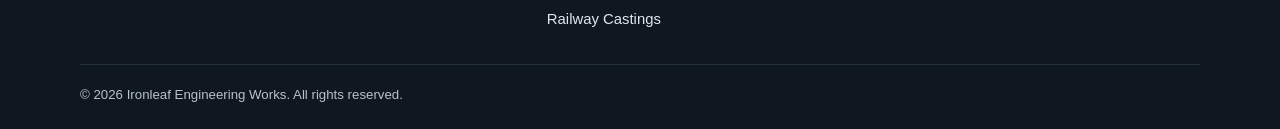
<file: catalog.html>
<!doctype html>
<html lang="en">
<head>
<meta charset="utf-8">
<meta name="viewport" content="width=device-width, initial-scale=1">
<title>Product Catalog | Ironleaf Engineering Works</title>
<meta name="description" content="Ironleaf Engineering Works, Howrah, West Bengal — Manufacturer &amp; Exporter. Grey Iron Castings, SG Iron (Ductile) Castings, Pump Impellers &amp; Casings, Valve Bodies.">
<meta name="robots" content="noindex,nofollow">
<meta property="og:title" content="Product Catalog | Ironleaf Engineering Works">
<meta property="og:description" content="Ironleaf Engineering Works, Howrah, West Bengal — Manufacturer &amp; Exporter. Grey Iron Castings, SG Iron (Ductile) Castings, Pump Impellers &amp; Casings, Valve Bodies.">


<link rel="stylesheet" href="site.css">

</head>
<body>

<div class="demo-banner"><b>Sample website</b> for a fictional company, made to show what a finished manufacturer site looks like.</div>
<div class="topbar"><div class="wrap"><a href="tel:+910000000000">📞 +91 00000 00000</a><a href="mailto:sales@example.com">✉️ sales@example.com</a><span>📍 Howrah, West Bengal</span></div></div>
<header class="site"><div class="wrap">
  <a class="logo" href="index.html"><span class="mark">IE</span><span>Ironleaf Engineering Works<small>Manufacturer &amp; Exporter</small></span></a>
  <button class="menu-toggle" aria-label="Open menu" onclick="document.querySelector('nav.main').classList.toggle('open')">☰</button>
  <nav class="main"><a href="index.html">Home</a><a href="products.html">Products</a><a href="about.html">About Us</a><a href="contact.html">Contact</a><a class="btn btn-primary" href="contact.html">Request a Quote</a></nav>
</div></header>
<main>

<div class="print-bar"><div class="wrap"><span>Product catalog — Ironleaf Engineering Works</span><button class="btn btn-primary" onclick="window.print()">⬇ Save as PDF / Print</button></div></div>
<div class="wrap">
  <div class="catalog-cover">
    <div class="eyebrow">Manufacturer &amp; Exporter</div>
    <h1>Ironleaf Engineering Works</h1>
    <p style="font-size:1.1rem;color:var(--muted)">CI &amp; SG iron castings and CNC-machined parts, made to drawing</p>
    <p>+91 00000 00000 · sales@example.com</p>
    
  </div>
  <div class="catalog-grid">
<div class="catalog-item">
  <img src="data:image/svg+xml;charset=utf-8,%3Csvg%20xmlns%3D%22http%3A%2F%2Fwww.w3.org%2F2000%2Fsvg%22%20viewBox%3D%220%200%20800%20600%22%3E%3Cdefs%3E%3Cpattern%20id%3D%22p%22%20width%3D%2240%22%20height%3D%2240%22%20patternUnits%3D%22userSpaceOnUse%22%3E%3Crect%20width%3D%2240%22%20height%3D%2240%22%20fill%3D%22%2317406b%22%2F%3E%3Cpath%20d%3D%22M0%2020h40M20%200v40%22%20stroke%3D%22%23ffffff%22%20stroke-opacity%3D%22.18%22%20stroke-width%3D%221%22%2F%3E%3Ccircle%20cx%3D%2220%22%20cy%3D%2220%22%20r%3D%222.2%22%20fill%3D%22%23ffffff%22%20fill-opacity%3D%22.25%22%2F%3E%3C%2Fpattern%3E%3C%2Fdefs%3E%3Crect%20width%3D%22800%22%20height%3D%22600%22%20fill%3D%22url(%23p)%22%2F%3E%3Ctext%20x%3D%22400%22%20y%3D%22315%22%20text-anchor%3D%22middle%22%20font-family%3D%22Helvetica%2C%20Arial%2C%20sans-serif%22%20font-size%3D%2240%22%20font-weight%3D%22700%22%20fill%3D%22%23ffffff%22%20fill-opacity%3D%22.9%22%3EGrey%20Iron%20Castings%3C%2Ftext%3E%3C%2Fsvg%3E" alt="Grey Iron Castings">
  <div class="body">
    <div class="eyebrow">Ferrous castings</div>
    <h3>Grey Iron Castings</h3>
    <p style="color:var(--muted);font-size:.92rem">FG 200–FG 300 castings for pump casings, housings, flywheels and machine bases, supplied as-cast or machined.</p>
    <table class="specs"><tbody><tr><th>Grades</th><td>FG 200, FG 260, FG 300</td></tr><tr><th>Weight range</th><td>0.5 – 750 kg</td></tr><tr><th>Moulding</th><td>Green sand &amp; no-bake</td></tr></tbody></table>
  </div>
</div>
<div class="catalog-item">
  <img src="data:image/svg+xml;charset=utf-8,%3Csvg%20xmlns%3D%22http%3A%2F%2Fwww.w3.org%2F2000%2Fsvg%22%20viewBox%3D%220%200%20800%20600%22%3E%3Cdefs%3E%3Cpattern%20id%3D%22p%22%20width%3D%2240%22%20height%3D%2240%22%20patternUnits%3D%22userSpaceOnUse%22%3E%3Crect%20width%3D%2240%22%20height%3D%2240%22%20fill%3D%22%2317406b%22%2F%3E%3Cpath%20d%3D%22M0%2020h40M20%200v40%22%20stroke%3D%22%23ffffff%22%20stroke-opacity%3D%22.18%22%20stroke-width%3D%221%22%2F%3E%3Ccircle%20cx%3D%2220%22%20cy%3D%2220%22%20r%3D%222.2%22%20fill%3D%22%23ffffff%22%20fill-opacity%3D%22.25%22%2F%3E%3C%2Fpattern%3E%3C%2Fdefs%3E%3Crect%20width%3D%22800%22%20height%3D%22600%22%20fill%3D%22url(%23p)%22%2F%3E%3Ctext%20x%3D%22400%22%20y%3D%22315%22%20text-anchor%3D%22middle%22%20font-family%3D%22Helvetica%2C%20Arial%2C%20sans-serif%22%20font-size%3D%2240%22%20font-weight%3D%22700%22%20fill%3D%22%23ffffff%22%20fill-opacity%3D%22.9%22%3ESG%20Iron%20(Ductile)%20Castings%3C%2Ftext%3E%3C%2Fsvg%3E" alt="SG Iron (Ductile) Castings">
  <div class="body">
    <div class="eyebrow">Ferrous castings</div>
    <h3>SG Iron (Ductile) Castings</h3>
    <p style="color:var(--muted);font-size:.92rem">High-strength spheroidal graphite iron castings for valve bodies, gear blanks and hydraulic parts.</p>
    <table class="specs"><tbody><tr><th>Grades</th><td>SG 400/15, SG 500/7, SG 600/3</td></tr><tr><th>Testing</th><td>Spectro, tensile, nodularity</td></tr></tbody></table>
  </div>
</div>
<div class="catalog-item">
  <img src="data:image/svg+xml;charset=utf-8,%3Csvg%20xmlns%3D%22http%3A%2F%2Fwww.w3.org%2F2000%2Fsvg%22%20viewBox%3D%220%200%20800%20600%22%3E%3Cdefs%3E%3Cpattern%20id%3D%22p%22%20width%3D%2240%22%20height%3D%2240%22%20patternUnits%3D%22userSpaceOnUse%22%3E%3Crect%20width%3D%2240%22%20height%3D%2240%22%20fill%3D%22%2317406b%22%2F%3E%3Cpath%20d%3D%22M0%2020h40M20%200v40%22%20stroke%3D%22%23ffffff%22%20stroke-opacity%3D%22.18%22%20stroke-width%3D%221%22%2F%3E%3Ccircle%20cx%3D%2220%22%20cy%3D%2220%22%20r%3D%222.2%22%20fill%3D%22%23ffffff%22%20fill-opacity%3D%22.25%22%2F%3E%3C%2Fpattern%3E%3C%2Fdefs%3E%3Crect%20width%3D%22800%22%20height%3D%22600%22%20fill%3D%22url(%23p)%22%2F%3E%3Ctext%20x%3D%22400%22%20y%3D%22315%22%20text-anchor%3D%22middle%22%20font-family%3D%22Helvetica%2C%20Arial%2C%20sans-serif%22%20font-size%3D%2240%22%20font-weight%3D%22700%22%20fill%3D%22%23ffffff%22%20fill-opacity%3D%22.9%22%3EPump%20Impellers%20%26amp%3B%20Casings%3C%2Ftext%3E%3C%2Fsvg%3E" alt="Pump Impellers &amp; Casings">
  <div class="body">
    <div class="eyebrow">Pump components</div>
    <h3>Pump Impellers &amp; Casings</h3>
    <p style="color:var(--muted);font-size:.92rem">Closed and open impellers and volute casings, dynamically balanced and machined to drawing.</p>
    <table class="specs"><tbody><tr><th>Size range</th><td>100 – 900 mm</td></tr><tr><th>Balancing</th><td>ISO 1940 G6.3</td></tr></tbody></table>
  </div>
</div>
<div class="catalog-item">
  <img src="data:image/svg+xml;charset=utf-8,%3Csvg%20xmlns%3D%22http%3A%2F%2Fwww.w3.org%2F2000%2Fsvg%22%20viewBox%3D%220%200%20800%20600%22%3E%3Cdefs%3E%3Cpattern%20id%3D%22p%22%20width%3D%2240%22%20height%3D%2240%22%20patternUnits%3D%22userSpaceOnUse%22%3E%3Crect%20width%3D%2240%22%20height%3D%2240%22%20fill%3D%22%2317406b%22%2F%3E%3Cpath%20d%3D%22M0%2020h40M20%200v40%22%20stroke%3D%22%23ffffff%22%20stroke-opacity%3D%22.18%22%20stroke-width%3D%221%22%2F%3E%3Ccircle%20cx%3D%2220%22%20cy%3D%2220%22%20r%3D%222.2%22%20fill%3D%22%23ffffff%22%20fill-opacity%3D%22.25%22%2F%3E%3C%2Fpattern%3E%3C%2Fdefs%3E%3Crect%20width%3D%22800%22%20height%3D%22600%22%20fill%3D%22url(%23p)%22%2F%3E%3Ctext%20x%3D%22400%22%20y%3D%22315%22%20text-anchor%3D%22middle%22%20font-family%3D%22Helvetica%2C%20Arial%2C%20sans-serif%22%20font-size%3D%2240%22%20font-weight%3D%22700%22%20fill%3D%22%23ffffff%22%20fill-opacity%3D%22.9%22%3EValve%20Bodies%3C%2Ftext%3E%3C%2Fsvg%3E" alt="Valve Bodies">
  <div class="body">
    <div class="eyebrow">Valve components</div>
    <h3>Valve Bodies</h3>
    <p style="color:var(--muted);font-size:.92rem">Gate, globe and butterfly valve bodies in CI and SG iron, hydro-tested on request.</p>
    <table class="specs"><tbody><tr><th>Sizes</th><td>DN 50 – DN 600</td></tr></tbody></table>
  </div>
</div>
<div class="catalog-item">
  <img src="data:image/svg+xml;charset=utf-8,%3Csvg%20xmlns%3D%22http%3A%2F%2Fwww.w3.org%2F2000%2Fsvg%22%20viewBox%3D%220%200%20800%20600%22%3E%3Cdefs%3E%3Cpattern%20id%3D%22p%22%20width%3D%2240%22%20height%3D%2240%22%20patternUnits%3D%22userSpaceOnUse%22%3E%3Crect%20width%3D%2240%22%20height%3D%2240%22%20fill%3D%22%2317406b%22%2F%3E%3Cpath%20d%3D%22M0%2020h40M20%200v40%22%20stroke%3D%22%23ffffff%22%20stroke-opacity%3D%22.18%22%20stroke-width%3D%221%22%2F%3E%3Ccircle%20cx%3D%2220%22%20cy%3D%2220%22%20r%3D%222.2%22%20fill%3D%22%23ffffff%22%20fill-opacity%3D%22.25%22%2F%3E%3C%2Fpattern%3E%3C%2Fdefs%3E%3Crect%20width%3D%22800%22%20height%3D%22600%22%20fill%3D%22url(%23p)%22%2F%3E%3Ctext%20x%3D%22400%22%20y%3D%22315%22%20text-anchor%3D%22middle%22%20font-family%3D%22Helvetica%2C%20Arial%2C%20sans-serif%22%20font-size%3D%2240%22%20font-weight%3D%22700%22%20fill%3D%22%23ffffff%22%20fill-opacity%3D%22.9%22%3ERailway%20Castings%3C%2Ftext%3E%3C%2Fsvg%3E" alt="Railway Castings">
  <div class="body">
    <div class="eyebrow">Railway</div>
    <h3>Railway Castings</h3>
    <p style="color:var(--muted);font-size:.92rem">Castings for rolling stock and track fittings, made to customer and RDSO-referenced drawings.</p>
    
  </div>
</div>
<div class="catalog-item">
  <img src="data:image/svg+xml;charset=utf-8,%3Csvg%20xmlns%3D%22http%3A%2F%2Fwww.w3.org%2F2000%2Fsvg%22%20viewBox%3D%220%200%20800%20600%22%3E%3Cdefs%3E%3Cpattern%20id%3D%22p%22%20width%3D%2240%22%20height%3D%2240%22%20patternUnits%3D%22userSpaceOnUse%22%3E%3Crect%20width%3D%2240%22%20height%3D%2240%22%20fill%3D%22%2317406b%22%2F%3E%3Cpath%20d%3D%22M0%2020h40M20%200v40%22%20stroke%3D%22%23ffffff%22%20stroke-opacity%3D%22.18%22%20stroke-width%3D%221%22%2F%3E%3Ccircle%20cx%3D%2220%22%20cy%3D%2220%22%20r%3D%222.2%22%20fill%3D%22%23ffffff%22%20fill-opacity%3D%22.25%22%2F%3E%3C%2Fpattern%3E%3C%2Fdefs%3E%3Crect%20width%3D%22800%22%20height%3D%22600%22%20fill%3D%22url(%23p)%22%2F%3E%3Ctext%20x%3D%22400%22%20y%3D%22315%22%20text-anchor%3D%22middle%22%20font-family%3D%22Helvetica%2C%20Arial%2C%20sans-serif%22%20font-size%3D%2240%22%20font-weight%3D%22700%22%20fill%3D%22%23ffffff%22%20fill-opacity%3D%22.9%22%3ECNC%20Machined%20Components%3C%2Ftext%3E%3C%2Fsvg%3E" alt="CNC Machined Components">
  <div class="body">
    <div class="eyebrow">Machining</div>
    <h3>CNC Machined Components</h3>
    <p style="color:var(--muted);font-size:.92rem">Turning, milling and drilling of castings and bar stock on CNC lathes and VMCs.</p>
    <table class="specs"><tbody><tr><th>Machines</th><td>6 CNC lathes, 3 VMCs</td></tr><tr><th>Tolerance</th><td>Up to ±0.02 mm</td></tr></tbody></table>
  </div>
</div>
<div class="catalog-item">
  <img src="data:image/svg+xml;charset=utf-8,%3Csvg%20xmlns%3D%22http%3A%2F%2Fwww.w3.org%2F2000%2Fsvg%22%20viewBox%3D%220%200%20800%20600%22%3E%3Cdefs%3E%3Cpattern%20id%3D%22p%22%20width%3D%2240%22%20height%3D%2240%22%20patternUnits%3D%22userSpaceOnUse%22%3E%3Crect%20width%3D%2240%22%20height%3D%2240%22%20fill%3D%22%2317406b%22%2F%3E%3Cpath%20d%3D%22M0%2020h40M20%200v40%22%20stroke%3D%22%23ffffff%22%20stroke-opacity%3D%22.18%22%20stroke-width%3D%221%22%2F%3E%3Ccircle%20cx%3D%2220%22%20cy%3D%2220%22%20r%3D%222.2%22%20fill%3D%22%23ffffff%22%20fill-opacity%3D%22.25%22%2F%3E%3C%2Fpattern%3E%3C%2Fdefs%3E%3Crect%20width%3D%22800%22%20height%3D%22600%22%20fill%3D%22url(%23p)%22%2F%3E%3Ctext%20x%3D%22400%22%20y%3D%22315%22%20text-anchor%3D%22middle%22%20font-family%3D%22Helvetica%2C%20Arial%2C%20sans-serif%22%20font-size%3D%2240%22%20font-weight%3D%22700%22%20fill%3D%22%23ffffff%22%20fill-opacity%3D%22.9%22%3EManhole%20Covers%20%26amp%3B%20Frames%3C%2Ftext%3E%3C%2Fsvg%3E" alt="Manhole Covers &amp; Frames">
  <div class="body">
    <div class="eyebrow">Infrastructure</div>
    <h3>Manhole Covers &amp; Frames</h3>
    <p style="color:var(--muted);font-size:.92rem">Cast iron and ductile iron manhole covers, frames and gratings in light to heavy-duty load classes.</p>
    <table class="specs"><tbody><tr><th>Load classes</th><td>A15 – D400</td></tr></tbody></table>
  </div>
</div></div>
</div>
</main>

<footer class="site"><div class="wrap">
  <div class="cols">
    <div>
      <h3>Ironleaf Engineering Works</h3>
      <p>CI &amp; SG iron castings and CNC-machined parts, made to drawing</p>
      <p>Plot 14, Jalan Industrial Complex, Domjur, Howrah, West Bengal, 711411</p>
    </div>
    <div><h3>Products</h3><ul><li><a href="products.html#p1">Grey Iron Castings</a></li><li><a href="products.html#p2">SG Iron (Ductile) Castings</a></li><li><a href="products.html#p3">Pump Impellers &amp; Casings</a></li><li><a href="products.html#p4">Valve Bodies</a></li><li><a href="products.html#p5">Railway Castings</a></li></ul></div>
    <div><h3>Contact</h3><ul>
      <li>Sales Team</li>
      <li><a href="tel:+910000000000">+91 00000 00000</a></li>
      <li><a href="mailto:sales@example.com">sales@example.com</a></li>
      <li><a href="contact.html">Send an enquiry →</a></li>
    </ul></div>
  </div>
  <div class="legal"><span>© 2026 Ironleaf Engineering Works. All rights reserved.</span><span></span></div>
</div></footer>
<a class="wa-float" href="https://wa.me/910000000000?text=Hello%20Ironleaf%20Engineering%20Works%2C%20I%20have%20an%20enquiry." target="_blank" rel="noopener" aria-label="Chat on WhatsApp"><svg viewBox="0 0 32 32" aria-hidden="true"><path d="M16 3C9 3 3.3 8.6 3.3 15.6c0 2.2.6 4.4 1.7 6.3L3 29l7.3-1.9c1.8 1 3.8 1.5 5.8 1.5 7 0 12.7-5.7 12.7-12.6C28.8 8.6 23 3 16 3zm0 23.1c-1.9 0-3.7-.5-5.3-1.5l-.4-.2-4.3 1.1 1.2-4.2-.3-.4c-1.1-1.7-1.6-3.6-1.6-5.6C5.3 9.9 10.1 5.2 16 5.2s10.7 4.7 10.7 10.5S21.9 26.1 16 26.1zm5.9-7.8c-.3-.2-1.9-.9-2.2-1s-.5-.2-.7.2-.8 1-1 1.2-.4.2-.7.1c-.3-.2-1.4-.5-2.6-1.6-1-.9-1.6-1.9-1.8-2.2s0-.5.1-.6l.5-.6c.2-.2.2-.4.3-.6.1-.2 0-.4 0-.6l-1-2.4c-.3-.6-.5-.5-.7-.5h-.6c-.2 0-.6.1-.9.4-.3.3-1.2 1.1-1.2 2.8s1.2 3.2 1.4 3.5c.2.2 2.4 3.6 5.8 5 .8.4 1.4.6 1.9.7.8.3 1.5.2 2.1.1.6-.1 1.9-.8 2.2-1.5.3-.7.3-1.4.2-1.5-.1-.2-.3-.3-.6-.4z"/></svg></a>
</body>
</html>
</file>
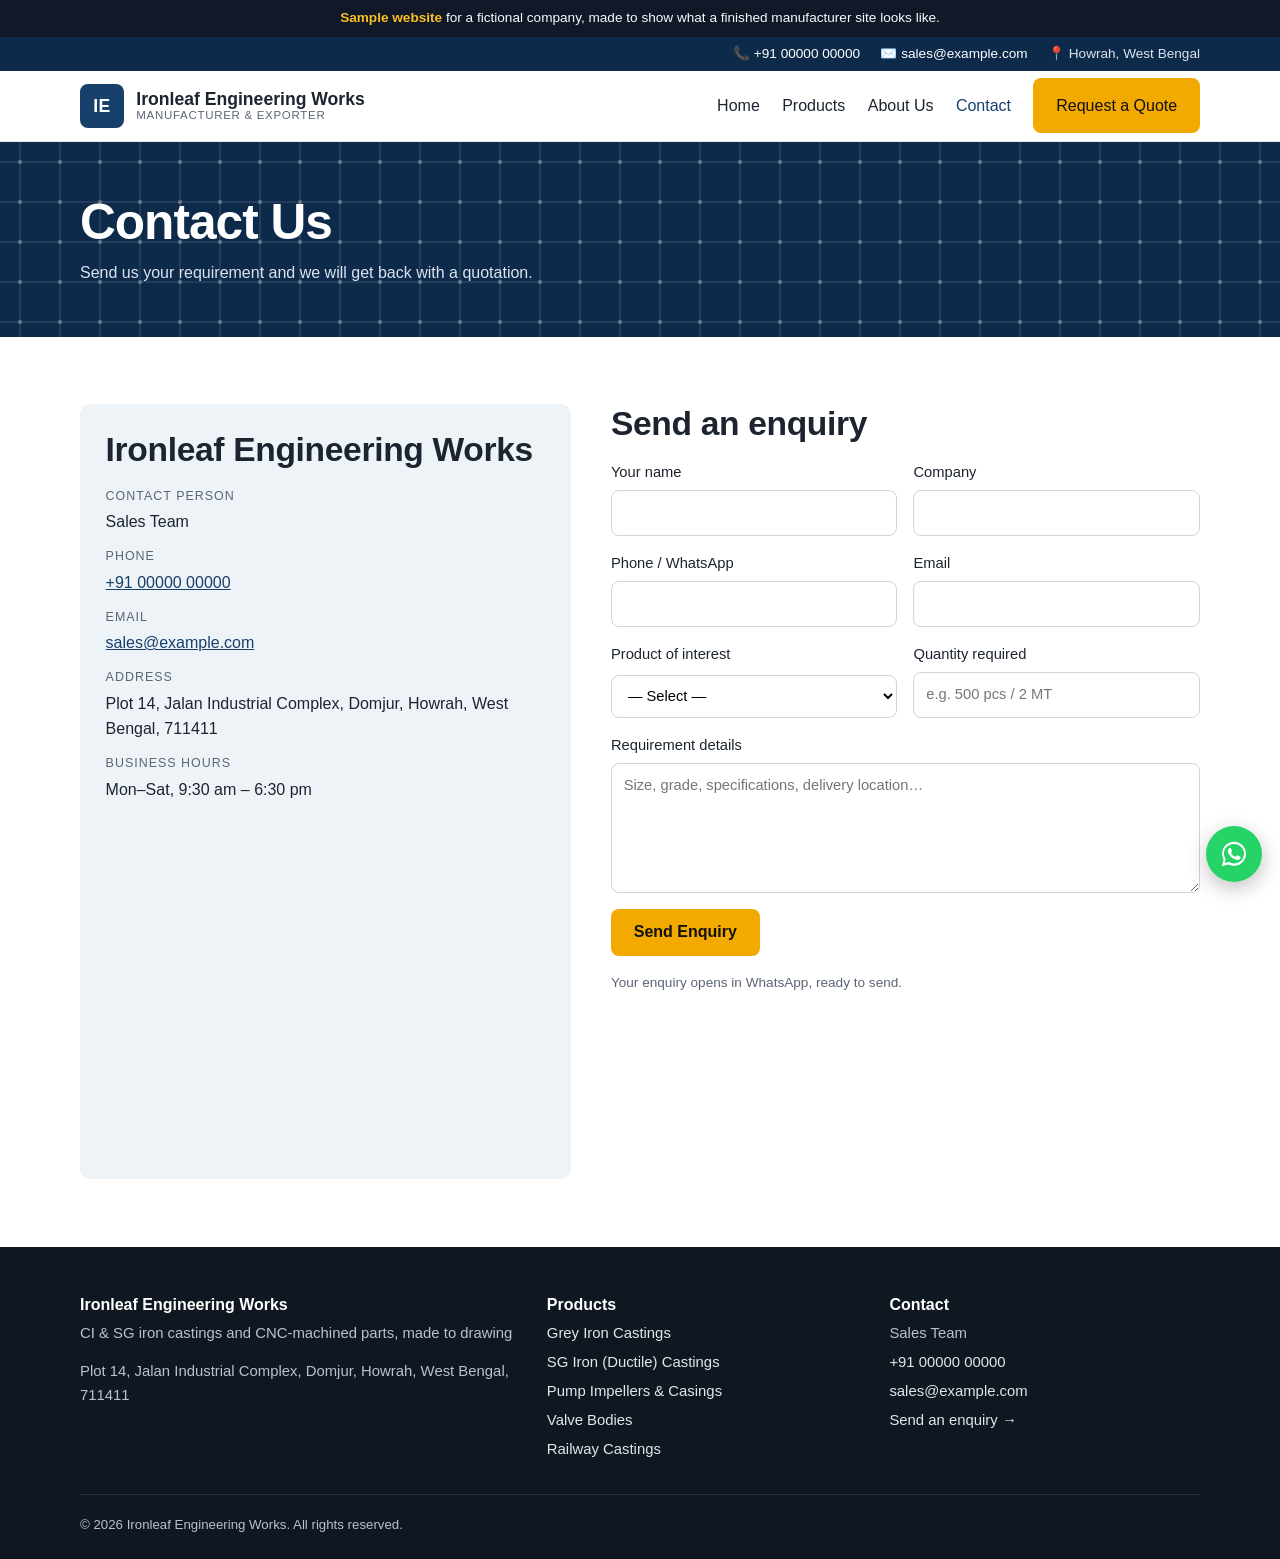
<file: contact.html>
<!doctype html>
<html lang="en">
<head>
<meta charset="utf-8">
<meta name="viewport" content="width=device-width, initial-scale=1">
<title>Contact Us | Ironleaf Engineering Works</title>
<meta name="description" content="Contact Ironleaf Engineering Works for quotations and enquiries. Located in Howrah, West Bengal.">
<meta name="robots" content="noindex,nofollow">
<meta property="og:title" content="Contact Us | Ironleaf Engineering Works">
<meta property="og:description" content="Contact Ironleaf Engineering Works for quotations and enquiries. Located in Howrah, West Bengal.">


<link rel="stylesheet" href="site.css">

</head>
<body>

<div class="demo-banner"><b>Sample website</b> for a fictional company, made to show what a finished manufacturer site looks like.</div>
<div class="topbar"><div class="wrap"><a href="tel:+910000000000">📞 +91 00000 00000</a><a href="mailto:sales@example.com">✉️ sales@example.com</a><span>📍 Howrah, West Bengal</span></div></div>
<header class="site"><div class="wrap">
  <a class="logo" href="index.html"><span class="mark">IE</span><span>Ironleaf Engineering Works<small>Manufacturer &amp; Exporter</small></span></a>
  <button class="menu-toggle" aria-label="Open menu" onclick="document.querySelector('nav.main').classList.toggle('open')">☰</button>
  <nav class="main"><a href="index.html">Home</a><a href="products.html">Products</a><a href="about.html">About Us</a><a href="contact.html" class="active" aria-current="page">Contact</a><a class="btn btn-primary" href="contact.html">Request a Quote</a></nav>
</div></header>
<main>

<div class="page-head"><div class="wrap"><h1>Contact Us</h1><p>Send us your requirement and we will get back with a quotation.</p></div></div>
<section><div class="wrap contact-grid">
  <div class="contact-card">
    <h2>Ironleaf Engineering Works</h2>
    <dl>
      <dt>Contact person</dt><dd>Sales Team</dd>
      <dt>Phone</dt><dd><a href="tel:+910000000000">+91 00000 00000</a></dd>
      
      <dt>Email</dt><dd><a href="mailto:sales@example.com">sales@example.com</a></dd>
      <dt>Address</dt><dd>Plot 14, Jalan Industrial Complex, Domjur, Howrah, West Bengal, 711411</dd>
      <dt>Business hours</dt><dd>Mon–Sat, 9:30 am – 6:30 pm</dd>
    </dl>
    <div class="map"><iframe loading="lazy" referrerpolicy="no-referrer-when-downgrade" title="Map" src="https://www.google.com/maps?q=Jalan%20Industrial%20Complex%2C%20Domjur%2C%20Howrah&output=embed"></iframe></div>
  </div>
  <div id="enquiry">
    <h2>Send an enquiry</h2>
    <form class="enquiry" id="enquiry-form">
      <div class="row">
        <label>Your name<input name="name" required autocomplete="name"></label>
        <label>Company<input name="company" autocomplete="organization"></label>
      </div>
      <div class="row">
        <label>Phone / WhatsApp<input name="phone" required inputmode="tel" autocomplete="tel"></label>
        <label>Email<input name="email" type="email" autocomplete="email"></label>
      </div>
      <div class="row">
        <label>Product of interest<select name="product"><option value="">— Select —</option><option>Grey Iron Castings</option><option>SG Iron (Ductile) Castings</option><option>Pump Impellers &amp; Casings</option><option>Valve Bodies</option><option>Railway Castings</option><option>CNC Machined Components</option><option>Manhole Covers &amp; Frames</option><option>Other</option></select></label>
        <label>Quantity required<input name="quantity" placeholder="e.g. 500 pcs / 2 MT"></label>
      </div>
      <label>Requirement details<textarea name="message" placeholder="Size, grade, specifications, delivery location…"></textarea></label>
      <div><button class="btn btn-primary" type="submit">Send Enquiry</button></div>
      <p class="note">Your enquiry opens in WhatsApp, ready to send.</p>
      <p class="form-status" id="form-status" role="status"></p>
    </form>
  </div>
</div></section>
<script>
(function(){
  var cfg={"endpoint":"","whatsapp":"910000000000","email":"sales@example.com","company":"Ironleaf Engineering Works"};
  var form=document.getElementById('enquiry-form'); if(!form) return;
  try{var q=new URLSearchParams(location.search).get('product'); if(q){form.product.value=q; if(form.product.value!==q){form.product.value='Other'; form.message.value='Product: '+q+'\n';}}}catch(e){}
  form.addEventListener('submit',function(e){
    e.preventDefault();
    var f=new FormData(form), status=document.getElementById('form-status');
    var text='New enquiry for '+cfg.company+'\n\nName: '+f.get('name')+'\nCompany: '+f.get('company')+'\nPhone: '+f.get('phone')+'\nEmail: '+f.get('email')+'\nProduct: '+f.get('product')+'\nQuantity: '+f.get('quantity')+'\n\n'+f.get('message');
    if(cfg.endpoint){
      status.textContent='Sending…';
      fetch(cfg.endpoint,{method:'POST',body:f,headers:{Accept:'application/json'}})
        .then(function(r){ if(!r.ok) throw new Error(); status.textContent='Thank you! We have received your enquiry.'; form.reset(); })
        .catch(function(){ status.textContent='Could not send. Please call or WhatsApp us instead.'; });
    } else if(cfg.whatsapp){
      window.open('https://wa.me/'+cfg.whatsapp+'?text='+encodeURIComponent(text),'_blank');
    } else if(cfg.email){
      location.href='mailto:'+cfg.email+'?subject='+encodeURIComponent('Enquiry: '+(f.get('product')||'Products'))+'&body='+encodeURIComponent(text);
    }
  });
})();
</script>
</main>

<footer class="site"><div class="wrap">
  <div class="cols">
    <div>
      <h3>Ironleaf Engineering Works</h3>
      <p>CI &amp; SG iron castings and CNC-machined parts, made to drawing</p>
      <p>Plot 14, Jalan Industrial Complex, Domjur, Howrah, West Bengal, 711411</p>
    </div>
    <div><h3>Products</h3><ul><li><a href="products.html#p1">Grey Iron Castings</a></li><li><a href="products.html#p2">SG Iron (Ductile) Castings</a></li><li><a href="products.html#p3">Pump Impellers &amp; Casings</a></li><li><a href="products.html#p4">Valve Bodies</a></li><li><a href="products.html#p5">Railway Castings</a></li></ul></div>
    <div><h3>Contact</h3><ul>
      <li>Sales Team</li>
      <li><a href="tel:+910000000000">+91 00000 00000</a></li>
      <li><a href="mailto:sales@example.com">sales@example.com</a></li>
      <li><a href="contact.html">Send an enquiry →</a></li>
    </ul></div>
  </div>
  <div class="legal"><span>© 2026 Ironleaf Engineering Works. All rights reserved.</span><span></span></div>
</div></footer>
<a class="wa-float" href="https://wa.me/910000000000?text=Hello%20Ironleaf%20Engineering%20Works%2C%20I%20have%20an%20enquiry." target="_blank" rel="noopener" aria-label="Chat on WhatsApp"><svg viewBox="0 0 32 32" aria-hidden="true"><path d="M16 3C9 3 3.3 8.6 3.3 15.6c0 2.2.6 4.4 1.7 6.3L3 29l7.3-1.9c1.8 1 3.8 1.5 5.8 1.5 7 0 12.7-5.7 12.7-12.6C28.8 8.6 23 3 16 3zm0 23.1c-1.9 0-3.7-.5-5.3-1.5l-.4-.2-4.3 1.1 1.2-4.2-.3-.4c-1.1-1.7-1.6-3.6-1.6-5.6C5.3 9.9 10.1 5.2 16 5.2s10.7 4.7 10.7 10.5S21.9 26.1 16 26.1zm5.9-7.8c-.3-.2-1.9-.9-2.2-1s-.5-.2-.7.2-.8 1-1 1.2-.4.2-.7.1c-.3-.2-1.4-.5-2.6-1.6-1-.9-1.6-1.9-1.8-2.2s0-.5.1-.6l.5-.6c.2-.2.2-.4.3-.6.1-.2 0-.4 0-.6l-1-2.4c-.3-.6-.5-.5-.7-.5h-.6c-.2 0-.6.1-.9.4-.3.3-1.2 1.1-1.2 2.8s1.2 3.2 1.4 3.5c.2.2 2.4 3.6 5.8 5 .8.4 1.4.6 1.9.7.8.3 1.5.2 2.1.1.6-.1 1.9-.8 2.2-1.5.3-.7.3-1.4.2-1.5-.1-.2-.3-.3-.6-.4z"/></svg></a>
</body>
</html>
</file>
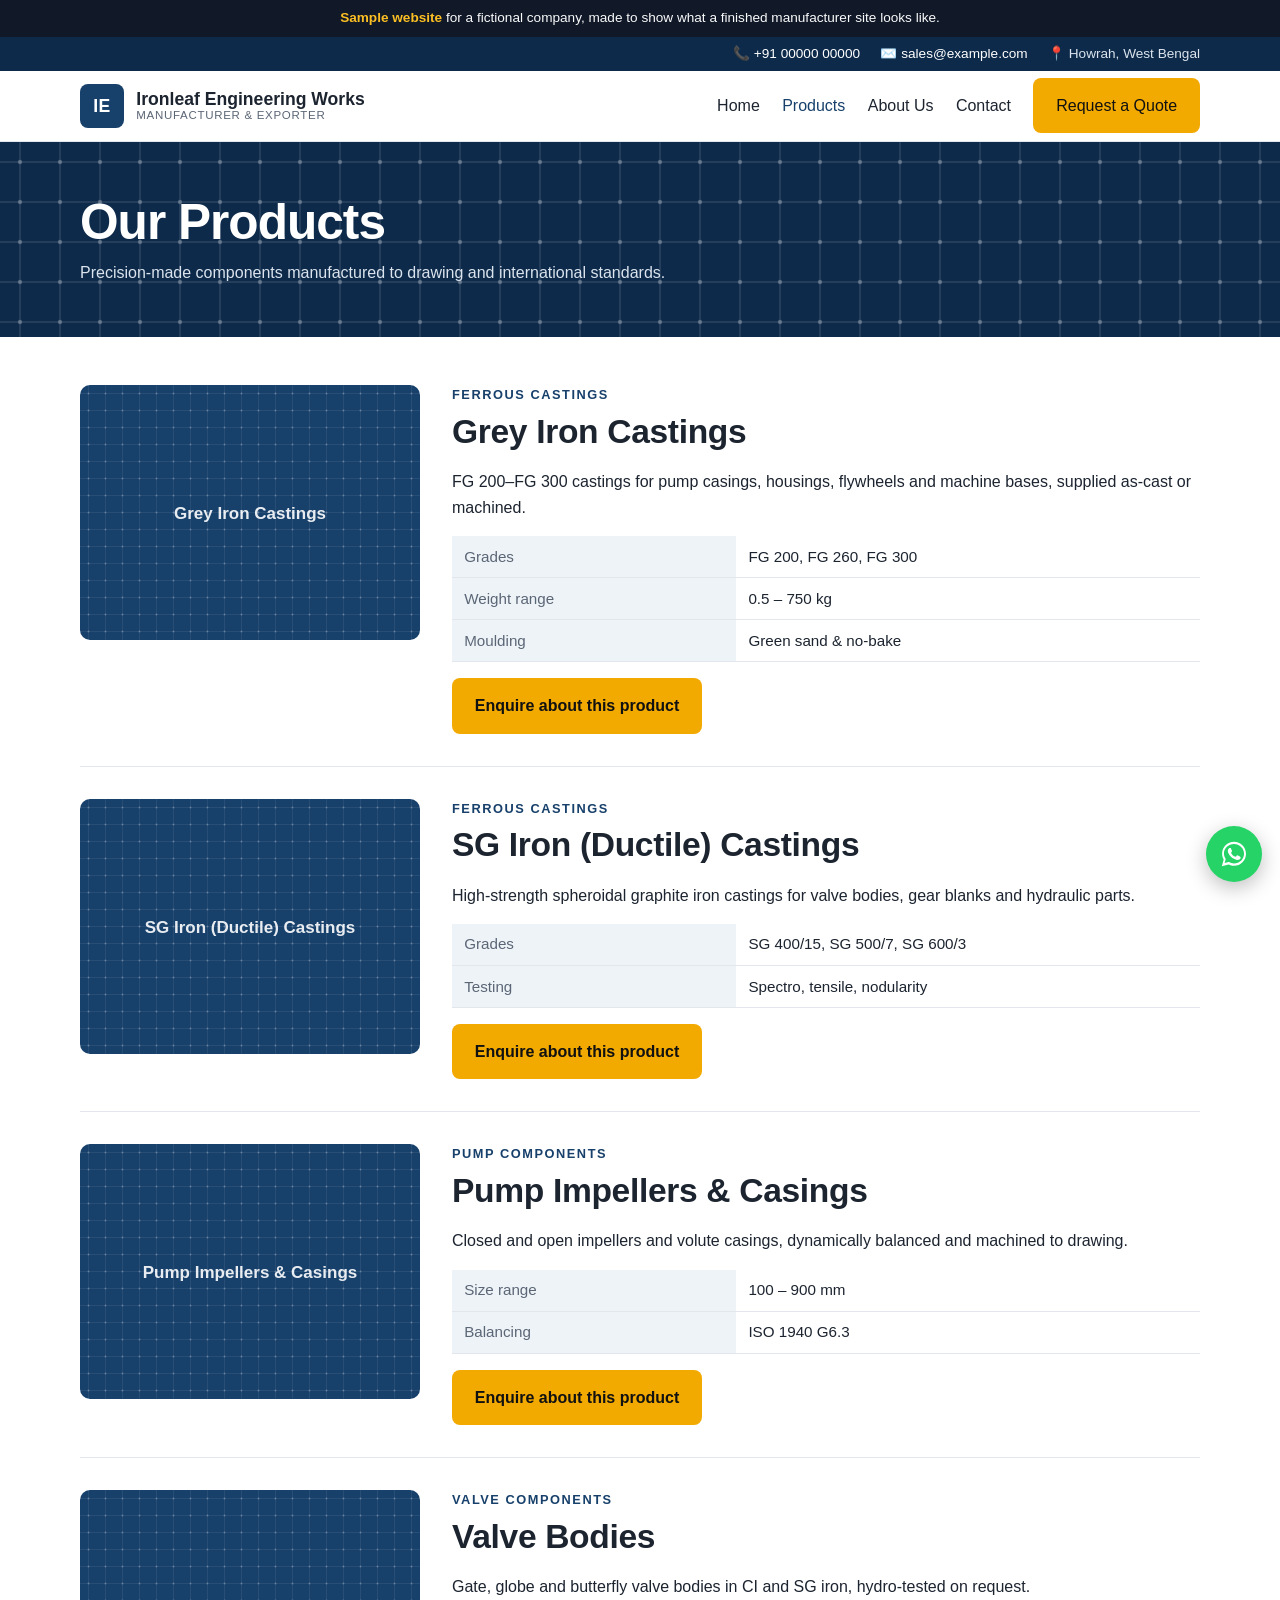
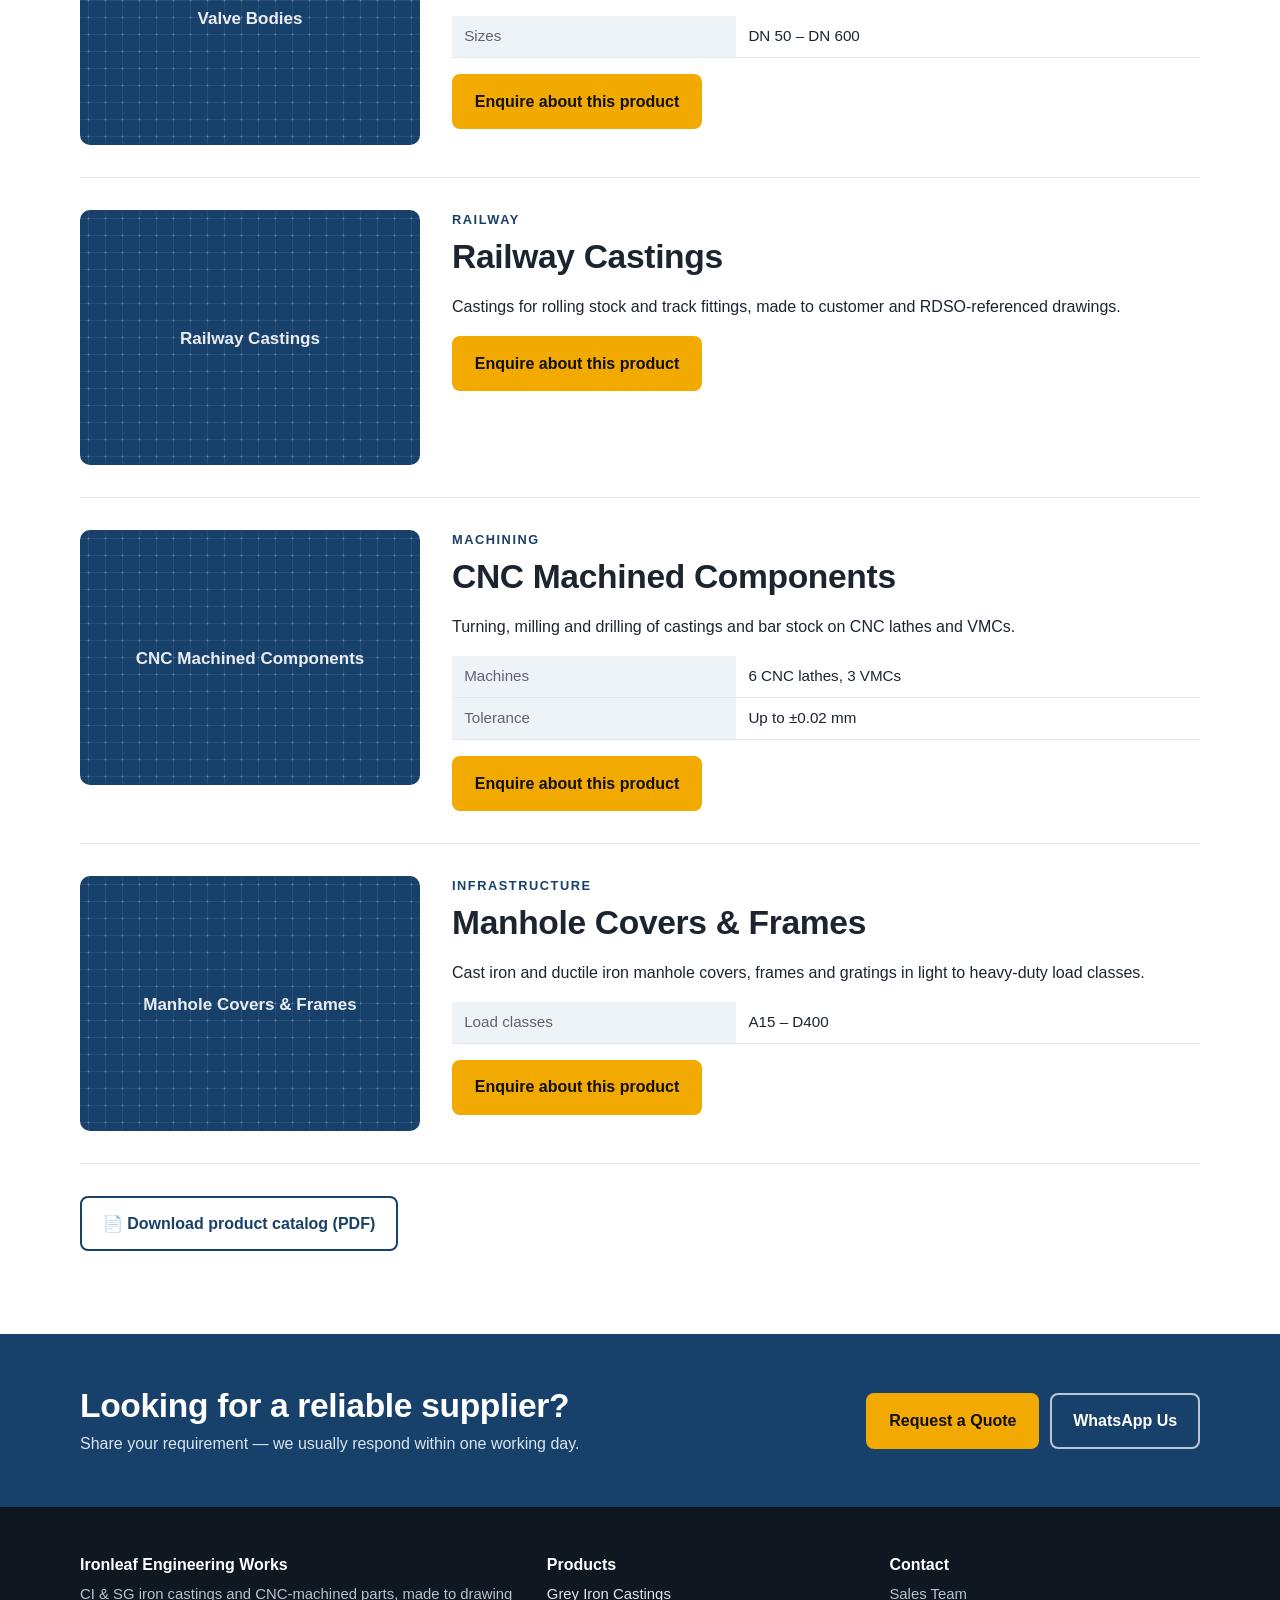
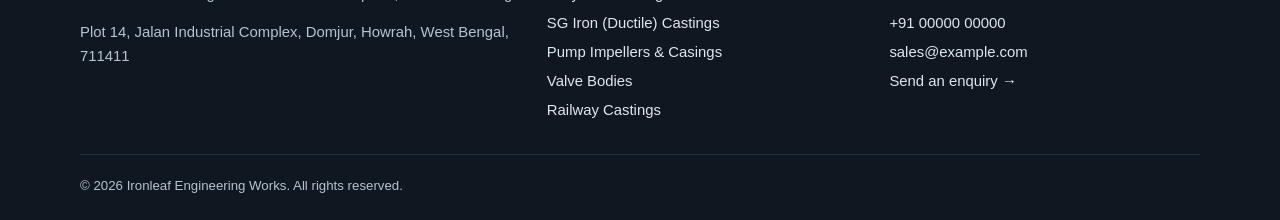
<file: products.html>
<!doctype html>
<html lang="en">
<head>
<meta charset="utf-8">
<meta name="viewport" content="width=device-width, initial-scale=1">
<title>Products | Ironleaf Engineering Works</title>
<meta name="description" content="Ironleaf Engineering Works, Howrah, West Bengal — Manufacturer &amp; Exporter. Products: Grey Iron Castings, SG Iron (Ductile) Castings, Pump Impellers &amp; Casings, Valve Bodies.">
<meta name="robots" content="noindex,nofollow">
<meta property="og:title" content="Products | Ironleaf Engineering Works">
<meta property="og:description" content="Ironleaf Engineering Works, Howrah, West Bengal — Manufacturer &amp; Exporter. Products: Grey Iron Castings, SG Iron (Ductile) Castings, Pump Impellers &amp; Casings, Valve Bodies.">


<link rel="stylesheet" href="site.css">

</head>
<body>

<div class="demo-banner"><b>Sample website</b> for a fictional company, made to show what a finished manufacturer site looks like.</div>
<div class="topbar"><div class="wrap"><a href="tel:+910000000000">📞 +91 00000 00000</a><a href="mailto:sales@example.com">✉️ sales@example.com</a><span>📍 Howrah, West Bengal</span></div></div>
<header class="site"><div class="wrap">
  <a class="logo" href="index.html"><span class="mark">IE</span><span>Ironleaf Engineering Works<small>Manufacturer &amp; Exporter</small></span></a>
  <button class="menu-toggle" aria-label="Open menu" onclick="document.querySelector('nav.main').classList.toggle('open')">☰</button>
  <nav class="main"><a href="index.html">Home</a><a href="products.html" class="active" aria-current="page">Products</a><a href="about.html">About Us</a><a href="contact.html">Contact</a><a class="btn btn-primary" href="contact.html">Request a Quote</a></nav>
</div></header>
<main>

<div class="page-head"><div class="wrap"><h1>Our Products</h1><p>Precision-made components manufactured to drawing and international standards.</p></div></div>
<section style="padding-top:1rem"><div class="wrap">
  
<div class="product-row" id="p1">
  <img src="data:image/svg+xml;charset=utf-8,%3Csvg%20xmlns%3D%22http%3A%2F%2Fwww.w3.org%2F2000%2Fsvg%22%20viewBox%3D%220%200%20800%20600%22%3E%3Cdefs%3E%3Cpattern%20id%3D%22p%22%20width%3D%2240%22%20height%3D%2240%22%20patternUnits%3D%22userSpaceOnUse%22%3E%3Crect%20width%3D%2240%22%20height%3D%2240%22%20fill%3D%22%2317406b%22%2F%3E%3Cpath%20d%3D%22M0%2020h40M20%200v40%22%20stroke%3D%22%23ffffff%22%20stroke-opacity%3D%22.18%22%20stroke-width%3D%221%22%2F%3E%3Ccircle%20cx%3D%2220%22%20cy%3D%2220%22%20r%3D%222.2%22%20fill%3D%22%23ffffff%22%20fill-opacity%3D%22.25%22%2F%3E%3C%2Fpattern%3E%3C%2Fdefs%3E%3Crect%20width%3D%22800%22%20height%3D%22600%22%20fill%3D%22url(%23p)%22%2F%3E%3Ctext%20x%3D%22400%22%20y%3D%22315%22%20text-anchor%3D%22middle%22%20font-family%3D%22Helvetica%2C%20Arial%2C%20sans-serif%22%20font-size%3D%2240%22%20font-weight%3D%22700%22%20fill%3D%22%23ffffff%22%20fill-opacity%3D%22.9%22%3EGrey%20Iron%20Castings%3C%2Ftext%3E%3C%2Fsvg%3E" alt="Grey Iron Castings" loading="lazy">
  <div>
    <div class="eyebrow">Ferrous castings</div>
    <h2>Grey Iron Castings</h2>
    <p>FG 200–FG 300 castings for pump casings, housings, flywheels and machine bases, supplied as-cast or machined.</p>
    <table class="specs"><tbody><tr><th>Grades</th><td>FG 200, FG 260, FG 300</td></tr><tr><th>Weight range</th><td>0.5 – 750 kg</td></tr><tr><th>Moulding</th><td>Green sand &amp; no-bake</td></tr></tbody></table>
    <a class="btn btn-primary" href="contact.html?product=Grey%20Iron%20Castings#enquiry">Enquire about this product</a>
  </div>
</div>
<div class="product-row" id="p2">
  <img src="data:image/svg+xml;charset=utf-8,%3Csvg%20xmlns%3D%22http%3A%2F%2Fwww.w3.org%2F2000%2Fsvg%22%20viewBox%3D%220%200%20800%20600%22%3E%3Cdefs%3E%3Cpattern%20id%3D%22p%22%20width%3D%2240%22%20height%3D%2240%22%20patternUnits%3D%22userSpaceOnUse%22%3E%3Crect%20width%3D%2240%22%20height%3D%2240%22%20fill%3D%22%2317406b%22%2F%3E%3Cpath%20d%3D%22M0%2020h40M20%200v40%22%20stroke%3D%22%23ffffff%22%20stroke-opacity%3D%22.18%22%20stroke-width%3D%221%22%2F%3E%3Ccircle%20cx%3D%2220%22%20cy%3D%2220%22%20r%3D%222.2%22%20fill%3D%22%23ffffff%22%20fill-opacity%3D%22.25%22%2F%3E%3C%2Fpattern%3E%3C%2Fdefs%3E%3Crect%20width%3D%22800%22%20height%3D%22600%22%20fill%3D%22url(%23p)%22%2F%3E%3Ctext%20x%3D%22400%22%20y%3D%22315%22%20text-anchor%3D%22middle%22%20font-family%3D%22Helvetica%2C%20Arial%2C%20sans-serif%22%20font-size%3D%2240%22%20font-weight%3D%22700%22%20fill%3D%22%23ffffff%22%20fill-opacity%3D%22.9%22%3ESG%20Iron%20(Ductile)%20Castings%3C%2Ftext%3E%3C%2Fsvg%3E" alt="SG Iron (Ductile) Castings" loading="lazy">
  <div>
    <div class="eyebrow">Ferrous castings</div>
    <h2>SG Iron (Ductile) Castings</h2>
    <p>High-strength spheroidal graphite iron castings for valve bodies, gear blanks and hydraulic parts.</p>
    <table class="specs"><tbody><tr><th>Grades</th><td>SG 400/15, SG 500/7, SG 600/3</td></tr><tr><th>Testing</th><td>Spectro, tensile, nodularity</td></tr></tbody></table>
    <a class="btn btn-primary" href="contact.html?product=SG%20Iron%20(Ductile)%20Castings#enquiry">Enquire about this product</a>
  </div>
</div>
<div class="product-row" id="p3">
  <img src="data:image/svg+xml;charset=utf-8,%3Csvg%20xmlns%3D%22http%3A%2F%2Fwww.w3.org%2F2000%2Fsvg%22%20viewBox%3D%220%200%20800%20600%22%3E%3Cdefs%3E%3Cpattern%20id%3D%22p%22%20width%3D%2240%22%20height%3D%2240%22%20patternUnits%3D%22userSpaceOnUse%22%3E%3Crect%20width%3D%2240%22%20height%3D%2240%22%20fill%3D%22%2317406b%22%2F%3E%3Cpath%20d%3D%22M0%2020h40M20%200v40%22%20stroke%3D%22%23ffffff%22%20stroke-opacity%3D%22.18%22%20stroke-width%3D%221%22%2F%3E%3Ccircle%20cx%3D%2220%22%20cy%3D%2220%22%20r%3D%222.2%22%20fill%3D%22%23ffffff%22%20fill-opacity%3D%22.25%22%2F%3E%3C%2Fpattern%3E%3C%2Fdefs%3E%3Crect%20width%3D%22800%22%20height%3D%22600%22%20fill%3D%22url(%23p)%22%2F%3E%3Ctext%20x%3D%22400%22%20y%3D%22315%22%20text-anchor%3D%22middle%22%20font-family%3D%22Helvetica%2C%20Arial%2C%20sans-serif%22%20font-size%3D%2240%22%20font-weight%3D%22700%22%20fill%3D%22%23ffffff%22%20fill-opacity%3D%22.9%22%3EPump%20Impellers%20%26amp%3B%20Casings%3C%2Ftext%3E%3C%2Fsvg%3E" alt="Pump Impellers &amp; Casings" loading="lazy">
  <div>
    <div class="eyebrow">Pump components</div>
    <h2>Pump Impellers &amp; Casings</h2>
    <p>Closed and open impellers and volute casings, dynamically balanced and machined to drawing.</p>
    <table class="specs"><tbody><tr><th>Size range</th><td>100 – 900 mm</td></tr><tr><th>Balancing</th><td>ISO 1940 G6.3</td></tr></tbody></table>
    <a class="btn btn-primary" href="contact.html?product=Pump%20Impellers%20%26%20Casings#enquiry">Enquire about this product</a>
  </div>
</div>
<div class="product-row" id="p4">
  <img src="data:image/svg+xml;charset=utf-8,%3Csvg%20xmlns%3D%22http%3A%2F%2Fwww.w3.org%2F2000%2Fsvg%22%20viewBox%3D%220%200%20800%20600%22%3E%3Cdefs%3E%3Cpattern%20id%3D%22p%22%20width%3D%2240%22%20height%3D%2240%22%20patternUnits%3D%22userSpaceOnUse%22%3E%3Crect%20width%3D%2240%22%20height%3D%2240%22%20fill%3D%22%2317406b%22%2F%3E%3Cpath%20d%3D%22M0%2020h40M20%200v40%22%20stroke%3D%22%23ffffff%22%20stroke-opacity%3D%22.18%22%20stroke-width%3D%221%22%2F%3E%3Ccircle%20cx%3D%2220%22%20cy%3D%2220%22%20r%3D%222.2%22%20fill%3D%22%23ffffff%22%20fill-opacity%3D%22.25%22%2F%3E%3C%2Fpattern%3E%3C%2Fdefs%3E%3Crect%20width%3D%22800%22%20height%3D%22600%22%20fill%3D%22url(%23p)%22%2F%3E%3Ctext%20x%3D%22400%22%20y%3D%22315%22%20text-anchor%3D%22middle%22%20font-family%3D%22Helvetica%2C%20Arial%2C%20sans-serif%22%20font-size%3D%2240%22%20font-weight%3D%22700%22%20fill%3D%22%23ffffff%22%20fill-opacity%3D%22.9%22%3EValve%20Bodies%3C%2Ftext%3E%3C%2Fsvg%3E" alt="Valve Bodies" loading="lazy">
  <div>
    <div class="eyebrow">Valve components</div>
    <h2>Valve Bodies</h2>
    <p>Gate, globe and butterfly valve bodies in CI and SG iron, hydro-tested on request.</p>
    <table class="specs"><tbody><tr><th>Sizes</th><td>DN 50 – DN 600</td></tr></tbody></table>
    <a class="btn btn-primary" href="contact.html?product=Valve%20Bodies#enquiry">Enquire about this product</a>
  </div>
</div>
<div class="product-row" id="p5">
  <img src="data:image/svg+xml;charset=utf-8,%3Csvg%20xmlns%3D%22http%3A%2F%2Fwww.w3.org%2F2000%2Fsvg%22%20viewBox%3D%220%200%20800%20600%22%3E%3Cdefs%3E%3Cpattern%20id%3D%22p%22%20width%3D%2240%22%20height%3D%2240%22%20patternUnits%3D%22userSpaceOnUse%22%3E%3Crect%20width%3D%2240%22%20height%3D%2240%22%20fill%3D%22%2317406b%22%2F%3E%3Cpath%20d%3D%22M0%2020h40M20%200v40%22%20stroke%3D%22%23ffffff%22%20stroke-opacity%3D%22.18%22%20stroke-width%3D%221%22%2F%3E%3Ccircle%20cx%3D%2220%22%20cy%3D%2220%22%20r%3D%222.2%22%20fill%3D%22%23ffffff%22%20fill-opacity%3D%22.25%22%2F%3E%3C%2Fpattern%3E%3C%2Fdefs%3E%3Crect%20width%3D%22800%22%20height%3D%22600%22%20fill%3D%22url(%23p)%22%2F%3E%3Ctext%20x%3D%22400%22%20y%3D%22315%22%20text-anchor%3D%22middle%22%20font-family%3D%22Helvetica%2C%20Arial%2C%20sans-serif%22%20font-size%3D%2240%22%20font-weight%3D%22700%22%20fill%3D%22%23ffffff%22%20fill-opacity%3D%22.9%22%3ERailway%20Castings%3C%2Ftext%3E%3C%2Fsvg%3E" alt="Railway Castings" loading="lazy">
  <div>
    <div class="eyebrow">Railway</div>
    <h2>Railway Castings</h2>
    <p>Castings for rolling stock and track fittings, made to customer and RDSO-referenced drawings.</p>
    
    <a class="btn btn-primary" href="contact.html?product=Railway%20Castings#enquiry">Enquire about this product</a>
  </div>
</div>
<div class="product-row" id="p6">
  <img src="data:image/svg+xml;charset=utf-8,%3Csvg%20xmlns%3D%22http%3A%2F%2Fwww.w3.org%2F2000%2Fsvg%22%20viewBox%3D%220%200%20800%20600%22%3E%3Cdefs%3E%3Cpattern%20id%3D%22p%22%20width%3D%2240%22%20height%3D%2240%22%20patternUnits%3D%22userSpaceOnUse%22%3E%3Crect%20width%3D%2240%22%20height%3D%2240%22%20fill%3D%22%2317406b%22%2F%3E%3Cpath%20d%3D%22M0%2020h40M20%200v40%22%20stroke%3D%22%23ffffff%22%20stroke-opacity%3D%22.18%22%20stroke-width%3D%221%22%2F%3E%3Ccircle%20cx%3D%2220%22%20cy%3D%2220%22%20r%3D%222.2%22%20fill%3D%22%23ffffff%22%20fill-opacity%3D%22.25%22%2F%3E%3C%2Fpattern%3E%3C%2Fdefs%3E%3Crect%20width%3D%22800%22%20height%3D%22600%22%20fill%3D%22url(%23p)%22%2F%3E%3Ctext%20x%3D%22400%22%20y%3D%22315%22%20text-anchor%3D%22middle%22%20font-family%3D%22Helvetica%2C%20Arial%2C%20sans-serif%22%20font-size%3D%2240%22%20font-weight%3D%22700%22%20fill%3D%22%23ffffff%22%20fill-opacity%3D%22.9%22%3ECNC%20Machined%20Components%3C%2Ftext%3E%3C%2Fsvg%3E" alt="CNC Machined Components" loading="lazy">
  <div>
    <div class="eyebrow">Machining</div>
    <h2>CNC Machined Components</h2>
    <p>Turning, milling and drilling of castings and bar stock on CNC lathes and VMCs.</p>
    <table class="specs"><tbody><tr><th>Machines</th><td>6 CNC lathes, 3 VMCs</td></tr><tr><th>Tolerance</th><td>Up to ±0.02 mm</td></tr></tbody></table>
    <a class="btn btn-primary" href="contact.html?product=CNC%20Machined%20Components#enquiry">Enquire about this product</a>
  </div>
</div>
<div class="product-row" id="p7">
  <img src="data:image/svg+xml;charset=utf-8,%3Csvg%20xmlns%3D%22http%3A%2F%2Fwww.w3.org%2F2000%2Fsvg%22%20viewBox%3D%220%200%20800%20600%22%3E%3Cdefs%3E%3Cpattern%20id%3D%22p%22%20width%3D%2240%22%20height%3D%2240%22%20patternUnits%3D%22userSpaceOnUse%22%3E%3Crect%20width%3D%2240%22%20height%3D%2240%22%20fill%3D%22%2317406b%22%2F%3E%3Cpath%20d%3D%22M0%2020h40M20%200v40%22%20stroke%3D%22%23ffffff%22%20stroke-opacity%3D%22.18%22%20stroke-width%3D%221%22%2F%3E%3Ccircle%20cx%3D%2220%22%20cy%3D%2220%22%20r%3D%222.2%22%20fill%3D%22%23ffffff%22%20fill-opacity%3D%22.25%22%2F%3E%3C%2Fpattern%3E%3C%2Fdefs%3E%3Crect%20width%3D%22800%22%20height%3D%22600%22%20fill%3D%22url(%23p)%22%2F%3E%3Ctext%20x%3D%22400%22%20y%3D%22315%22%20text-anchor%3D%22middle%22%20font-family%3D%22Helvetica%2C%20Arial%2C%20sans-serif%22%20font-size%3D%2240%22%20font-weight%3D%22700%22%20fill%3D%22%23ffffff%22%20fill-opacity%3D%22.9%22%3EManhole%20Covers%20%26amp%3B%20Frames%3C%2Ftext%3E%3C%2Fsvg%3E" alt="Manhole Covers &amp; Frames" loading="lazy">
  <div>
    <div class="eyebrow">Infrastructure</div>
    <h2>Manhole Covers &amp; Frames</h2>
    <p>Cast iron and ductile iron manhole covers, frames and gratings in light to heavy-duty load classes.</p>
    <table class="specs"><tbody><tr><th>Load classes</th><td>A15 – D400</td></tr></tbody></table>
    <a class="btn btn-primary" href="contact.html?product=Manhole%20Covers%20%26%20Frames#enquiry">Enquire about this product</a>
  </div>
</div>
  <p style="margin-top:2rem"><a class="btn btn-outline" href="catalog.html">📄 Download product catalog (PDF)</a></p>
</div></section>

<div class="cta-band"><div class="wrap">
  <div><h2>Looking for a reliable supplier?</h2><p>Share your requirement — we usually respond within one working day.</p></div>
  <div style="display:flex;gap:.7rem;flex-wrap:wrap">
    <a class="btn btn-primary" href="contact.html">Request a Quote</a>
    <a class="btn btn-ghost" href="https://wa.me/910000000000" target="_blank" rel="noopener">WhatsApp Us</a>
  </div>
</div></div>
</main>

<footer class="site"><div class="wrap">
  <div class="cols">
    <div>
      <h3>Ironleaf Engineering Works</h3>
      <p>CI &amp; SG iron castings and CNC-machined parts, made to drawing</p>
      <p>Plot 14, Jalan Industrial Complex, Domjur, Howrah, West Bengal, 711411</p>
    </div>
    <div><h3>Products</h3><ul><li><a href="products.html#p1">Grey Iron Castings</a></li><li><a href="products.html#p2">SG Iron (Ductile) Castings</a></li><li><a href="products.html#p3">Pump Impellers &amp; Casings</a></li><li><a href="products.html#p4">Valve Bodies</a></li><li><a href="products.html#p5">Railway Castings</a></li></ul></div>
    <div><h3>Contact</h3><ul>
      <li>Sales Team</li>
      <li><a href="tel:+910000000000">+91 00000 00000</a></li>
      <li><a href="mailto:sales@example.com">sales@example.com</a></li>
      <li><a href="contact.html">Send an enquiry →</a></li>
    </ul></div>
  </div>
  <div class="legal"><span>© 2026 Ironleaf Engineering Works. All rights reserved.</span><span></span></div>
</div></footer>
<a class="wa-float" href="https://wa.me/910000000000?text=Hello%20Ironleaf%20Engineering%20Works%2C%20I%20have%20an%20enquiry." target="_blank" rel="noopener" aria-label="Chat on WhatsApp"><svg viewBox="0 0 32 32" aria-hidden="true"><path d="M16 3C9 3 3.3 8.6 3.3 15.6c0 2.2.6 4.4 1.7 6.3L3 29l7.3-1.9c1.8 1 3.8 1.5 5.8 1.5 7 0 12.7-5.7 12.7-12.6C28.8 8.6 23 3 16 3zm0 23.1c-1.9 0-3.7-.5-5.3-1.5l-.4-.2-4.3 1.1 1.2-4.2-.3-.4c-1.1-1.7-1.6-3.6-1.6-5.6C5.3 9.9 10.1 5.2 16 5.2s10.7 4.7 10.7 10.5S21.9 26.1 16 26.1zm5.9-7.8c-.3-.2-1.9-.9-2.2-1s-.5-.2-.7.2-.8 1-1 1.2-.4.2-.7.1c-.3-.2-1.4-.5-2.6-1.6-1-.9-1.6-1.9-1.8-2.2s0-.5.1-.6l.5-.6c.2-.2.2-.4.3-.6.1-.2 0-.4 0-.6l-1-2.4c-.3-.6-.5-.5-.7-.5h-.6c-.2 0-.6.1-.9.4-.3.3-1.2 1.1-1.2 2.8s1.2 3.2 1.4 3.5c.2.2 2.4 3.6 5.8 5 .8.4 1.4.6 1.9.7.8.3 1.5.2 2.1.1.6-.1 1.9-.8 2.2-1.5.3-.7.3-1.4.2-1.5-.1-.2-.3-.3-.6-.4z"/></svg></a>
</body>
</html>
</file>
<file: site.css>
:root{--brand:#17406b;--brand-dark:#0d2a4a;--accent:#f2a900;--tint:#eef3f8;
--ink:#1c2430;--muted:#5b6675;--line:#e3e7ed;--bg:#ffffff;--radius:10px;
--shadow:0 1px 2px rgba(16,24,40,.06),0 4px 16px rgba(16,24,40,.06)}
*{box-sizing:border-box}
html{scroll-behavior:smooth}
body{margin:0;font-family:-apple-system,BlinkMacSystemFont,"Segoe UI",Roboto,"Helvetica Neue",Arial,sans-serif;color:var(--ink);background:var(--bg);line-height:1.6;-webkit-font-smoothing:antialiased}
img{max-width:100%;display:block}
a{color:var(--brand)}
h1,h2,h3{line-height:1.2;margin:0 0 .5em;color:var(--ink)}
h1{font-size:clamp(2rem,4.5vw,3.1rem);letter-spacing:-.02em}
h2{font-size:clamp(1.5rem,3vw,2.1rem);letter-spacing:-.01em}
h3{font-size:1.1rem}
p{margin:0 0 1em}
.wrap{max-width:1160px;margin:0 auto;padding:0 20px}
.btn{display:inline-flex;align-items:center;gap:.5em;padding:.8em 1.3em;border-radius:8px;font-weight:600;text-decoration:none;border:2px solid transparent;cursor:pointer;font-size:1rem;font-family:inherit}
.btn-primary{background:var(--accent);color:#111}
.btn-primary:hover{filter:brightness(.95)}
.btn-ghost{border-color:rgba(255,255,255,.7);color:#fff}
.btn-ghost:hover{background:rgba(255,255,255,.12)}
.btn-outline{border-color:var(--brand);color:var(--brand);background:#fff}
.btn-wa{background:#25d366;color:#fff}
.demo-banner{background:#111827;color:#f9fafb;font-size:.85rem;text-align:center;padding:.55em 1em}
.demo-banner b{color:#fbbf24}
.topbar{background:var(--brand-dark);color:#dbe4ee;font-size:.85rem}
.topbar .wrap{display:flex;gap:1.5em;justify-content:flex-end;padding-top:.45em;padding-bottom:.45em;flex-wrap:wrap}
.topbar a{color:#fff;text-decoration:none}
header.site{background:#fff;border-bottom:1px solid var(--line);position:sticky;top:0;z-index:20}
header.site .wrap{display:flex;align-items:center;justify-content:space-between;gap:1rem;min-height:70px}
.logo{display:flex;align-items:center;gap:.7em;text-decoration:none;color:var(--ink);font-weight:700;font-size:1.1rem;line-height:1.15}
.logo img{height:44px;width:auto}
.logo .mark{width:44px;height:44px;border-radius:8px;background:var(--brand);color:#fff;display:grid;place-items:center;font-weight:800;letter-spacing:.02em;flex:none}
.logo small{display:block;font-weight:500;font-size:.72rem;color:var(--muted);letter-spacing:.06em;text-transform:uppercase}
nav.main{display:flex;align-items:center;gap:1.4rem}
nav.main a{text-decoration:none;color:var(--ink);font-weight:500}
nav.main a.active,nav.main a:hover{color:var(--brand)}
nav.main a.btn{color:#111}
.menu-toggle{display:none;background:none;border:1px solid var(--line);border-radius:8px;padding:.45em .7em;font-size:1.1rem;cursor:pointer}
.hero{position:relative;color:#fff;background:var(--brand-dark) url("data:image/svg+xml;charset=utf-8,%3Csvg%20xmlns%3D%22http%3A%2F%2Fwww.w3.org%2F2000%2Fsvg%22%20width%3D%2240%22%20height%3D%2240%22%3E%3Crect%20width%3D%2240%22%20height%3D%2240%22%20fill%3D%22%230d2a4a%22%2F%3E%3Cpath%20d%3D%22M0%2020h40M20%200v40%22%20stroke%3D%22%23ffffff%22%20stroke-opacity%3D%22.18%22%20stroke-width%3D%221%22%2F%3E%3Ccircle%20cx%3D%2220%22%20cy%3D%2220%22%20r%3D%222.2%22%20fill%3D%22%23ffffff%22%20fill-opacity%3D%22.25%22%2F%3E%3C%2Fsvg%3E");overflow:hidden}
.hero .wrap{display:grid;grid-template-columns:1.1fr .9fr;gap:3rem;align-items:center;padding-top:4.5rem;padding-bottom:4.5rem}
.hero h1{color:#fff}
.hero .kicker{display:inline-block;background:rgba(255,255,255,.12);border:1px solid rgba(255,255,255,.25);padding:.3em .8em;border-radius:99px;font-size:.8rem;letter-spacing:.08em;text-transform:uppercase;margin-bottom:1.1rem}
.hero p.lead{font-size:1.15rem;color:#e5ecf3;max-width:36em}
.hero .actions{display:flex;gap:.8rem;flex-wrap:wrap;margin-top:1.6rem}
.hero .visual img{border-radius:var(--radius);box-shadow:0 20px 50px rgba(0,0,0,.35);aspect-ratio:4/3;object-fit:cover;width:100%}
.facts{background:#fff;border-bottom:1px solid var(--line)}
.facts .wrap{display:grid;grid-template-columns:repeat(auto-fit,minmax(170px,1fr));gap:1px;background:var(--line);padding:0}
.fact{background:#fff;padding:1.4rem 1.2rem;text-align:center}
.fact b{display:block;font-size:1.35rem;color:var(--brand)}
.fact span{color:var(--muted);font-size:.9rem}
section{padding:4.2rem 0}
section.alt{background:var(--tint)}
.section-head{max-width:720px;margin-bottom:2.2rem}
.section-head p{color:var(--muted)}
.eyebrow{color:var(--brand);font-weight:700;font-size:.8rem;letter-spacing:.12em;text-transform:uppercase;margin-bottom:.4rem}
.grid{display:grid;gap:1.4rem}
.grid.products{grid-template-columns:repeat(auto-fill,minmax(250px,1fr))}
.card{background:#fff;border:1px solid var(--line);border-radius:var(--radius);overflow:hidden;box-shadow:var(--shadow);display:flex;flex-direction:column}
.card img{aspect-ratio:4/3;object-fit:cover;width:100%;background:var(--tint)}
.card .body{padding:1.1rem 1.2rem 1.3rem;display:flex;flex-direction:column;gap:.4rem;flex:1}
.card .cat{font-size:.75rem;text-transform:uppercase;letter-spacing:.08em;color:var(--muted)}
.card p{color:var(--muted);font-size:.95rem;margin:0}
.card .more{margin-top:auto;padding-top:.6rem;font-weight:600;text-decoration:none}
.why{grid-template-columns:repeat(auto-fit,minmax(230px,1fr))}
.why .item{background:#fff;border-radius:var(--radius);padding:1.4rem;border-top:4px solid var(--accent);box-shadow:var(--shadow)}
.why .item p{color:var(--muted);margin:0}
.chips{display:flex;flex-wrap:wrap;gap:.6rem}
.chip{background:#fff;border:1px solid var(--line);border-radius:99px;padding:.45em 1em;font-weight:500}
.chip.dark{background:var(--brand);color:#fff;border-color:var(--brand)}
.two-col{display:grid;grid-template-columns:1fr 1fr;gap:3rem;align-items:start}
.cta-band{background:var(--brand);color:#fff;padding:3.2rem 0}
.cta-band .wrap{display:flex;justify-content:space-between;align-items:center;gap:1.5rem;flex-wrap:wrap}
.cta-band h2{color:#fff;margin:0}
.cta-band p{margin:.3em 0 0;color:#dbe4ee}
.page-head{background:var(--brand-dark) url("data:image/svg+xml;charset=utf-8,%3Csvg%20xmlns%3D%22http%3A%2F%2Fwww.w3.org%2F2000%2Fsvg%22%20width%3D%2240%22%20height%3D%2240%22%3E%3Crect%20width%3D%2240%22%20height%3D%2240%22%20fill%3D%22%230d2a4a%22%2F%3E%3Cpath%20d%3D%22M0%2020h40M20%200v40%22%20stroke%3D%22%23ffffff%22%20stroke-opacity%3D%22.18%22%20stroke-width%3D%221%22%2F%3E%3Ccircle%20cx%3D%2220%22%20cy%3D%2220%22%20r%3D%222.2%22%20fill%3D%22%23ffffff%22%20fill-opacity%3D%22.25%22%2F%3E%3C%2Fsvg%3E");color:#fff;padding:3.2rem 0}
.page-head h1{color:#fff;margin:0}
.page-head p{color:#dbe4ee;margin:.5em 0 0}
.product-row{display:grid;grid-template-columns:340px 1fr;gap:2rem;padding:2rem 0;border-bottom:1px solid var(--line);scroll-margin-top:90px}
.product-row img{border-radius:var(--radius);aspect-ratio:4/3;object-fit:cover;width:100%}
table.specs{border-collapse:collapse;width:100%;margin:1rem 0;font-size:.95rem}
table.specs th,table.specs td{text-align:left;padding:.55em .8em;border-bottom:1px solid var(--line);vertical-align:top}
table.specs th{width:38%;color:var(--muted);font-weight:500;background:var(--tint)}
.gallery{display:grid;grid-template-columns:repeat(auto-fill,minmax(220px,1fr));gap:1rem}
.gallery img{border-radius:var(--radius);aspect-ratio:4/3;object-fit:cover;width:100%}
.contact-grid{display:grid;grid-template-columns:1fr 1.2fr;gap:2.5rem}
.contact-card{background:var(--tint);border-radius:var(--radius);padding:1.6rem}
.contact-card dl{margin:0}
.contact-card dt{font-size:.78rem;text-transform:uppercase;letter-spacing:.08em;color:var(--muted);margin-top:1em}
.contact-card dd{margin:.15em 0 0;font-weight:500}
form.enquiry{display:grid;gap:1rem}
form.enquiry .row{display:grid;grid-template-columns:1fr 1fr;gap:1rem}
form.enquiry label{display:grid;gap:.35em;font-weight:500;font-size:.92rem}
form.enquiry input,form.enquiry textarea,form.enquiry select{font:inherit;padding:.7em .8em;border:1px solid #cdd5df;border-radius:8px;background:#fff;width:100%}
form.enquiry textarea{min-height:130px;resize:vertical}
form.enquiry .note{font-size:.85rem;color:var(--muted)}
.form-status{font-weight:600}
.map iframe{width:100%;height:320px;border:0;border-radius:var(--radius);margin-top:1.5rem}
footer.site{background:#0f1720;color:#b8c2cf;padding:3rem 0 1.5rem;font-size:.93rem}
footer.site .cols{display:grid;grid-template-columns:1.4fr 1fr 1fr;gap:2rem}
footer.site h3{color:#fff;font-size:1rem}
footer.site a{color:#dfe6ee;text-decoration:none}
footer.site ul{list-style:none;padding:0;margin:0;display:grid;gap:.35em}
footer.site .legal{border-top:1px solid #253141;margin-top:2rem;padding-top:1.2rem;display:flex;justify-content:space-between;gap:1rem;flex-wrap:wrap;font-size:.83rem}
.wa-float{position:fixed;right:18px;bottom:18px;width:56px;height:56px;border-radius:50%;background:#25d366;display:grid;place-items:center;box-shadow:0 6px 20px rgba(0,0,0,.25);z-index:30}
.wa-float svg{width:30px;height:30px;fill:#fff}
@media (max-width:860px){
  .hero .wrap,.two-col,.contact-grid,.product-row{grid-template-columns:1fr}
  .hero .wrap{padding-top:3rem;padding-bottom:3rem;gap:2rem}
  footer.site .cols{grid-template-columns:1fr}
  .menu-toggle{display:block}
  nav.main{display:none;position:absolute;left:0;right:0;top:100%;background:#fff;flex-direction:column;align-items:stretch;padding:1rem 20px 1.4rem;border-bottom:1px solid var(--line);gap:.9rem}
  nav.main.open{display:flex}
  .topbar .wrap{justify-content:center}
  form.enquiry .row{grid-template-columns:1fr}
}
/* Printable catalog */
.catalog-cover{padding:4rem 0 2rem;border-bottom:4px solid var(--brand)}
.catalog-cover h1{margin-bottom:.2em}
.catalog-grid{display:grid;grid-template-columns:1fr 1fr;gap:1.6rem;padding:2rem 0}
.catalog-item{border:1px solid var(--line);border-radius:var(--radius);overflow:hidden;break-inside:avoid;page-break-inside:avoid}
.catalog-item img{aspect-ratio:16/10;object-fit:cover;width:100%}
.catalog-item .body{padding:1rem 1.1rem}
.print-bar{position:sticky;top:0;background:var(--tint);border-bottom:1px solid var(--line);padding:.7rem 0;z-index:5}
.print-bar .wrap{display:flex;justify-content:space-between;align-items:center;gap:1rem;flex-wrap:wrap}
@media print{
  .print-bar,.demo-banner,.wa-float,.topbar,header.site,footer.site{display:none!important}
  body{font-size:11pt}
  .catalog-grid{grid-template-columns:1fr 1fr;gap:12pt}
  @page{margin:14mm}
}
</file>
